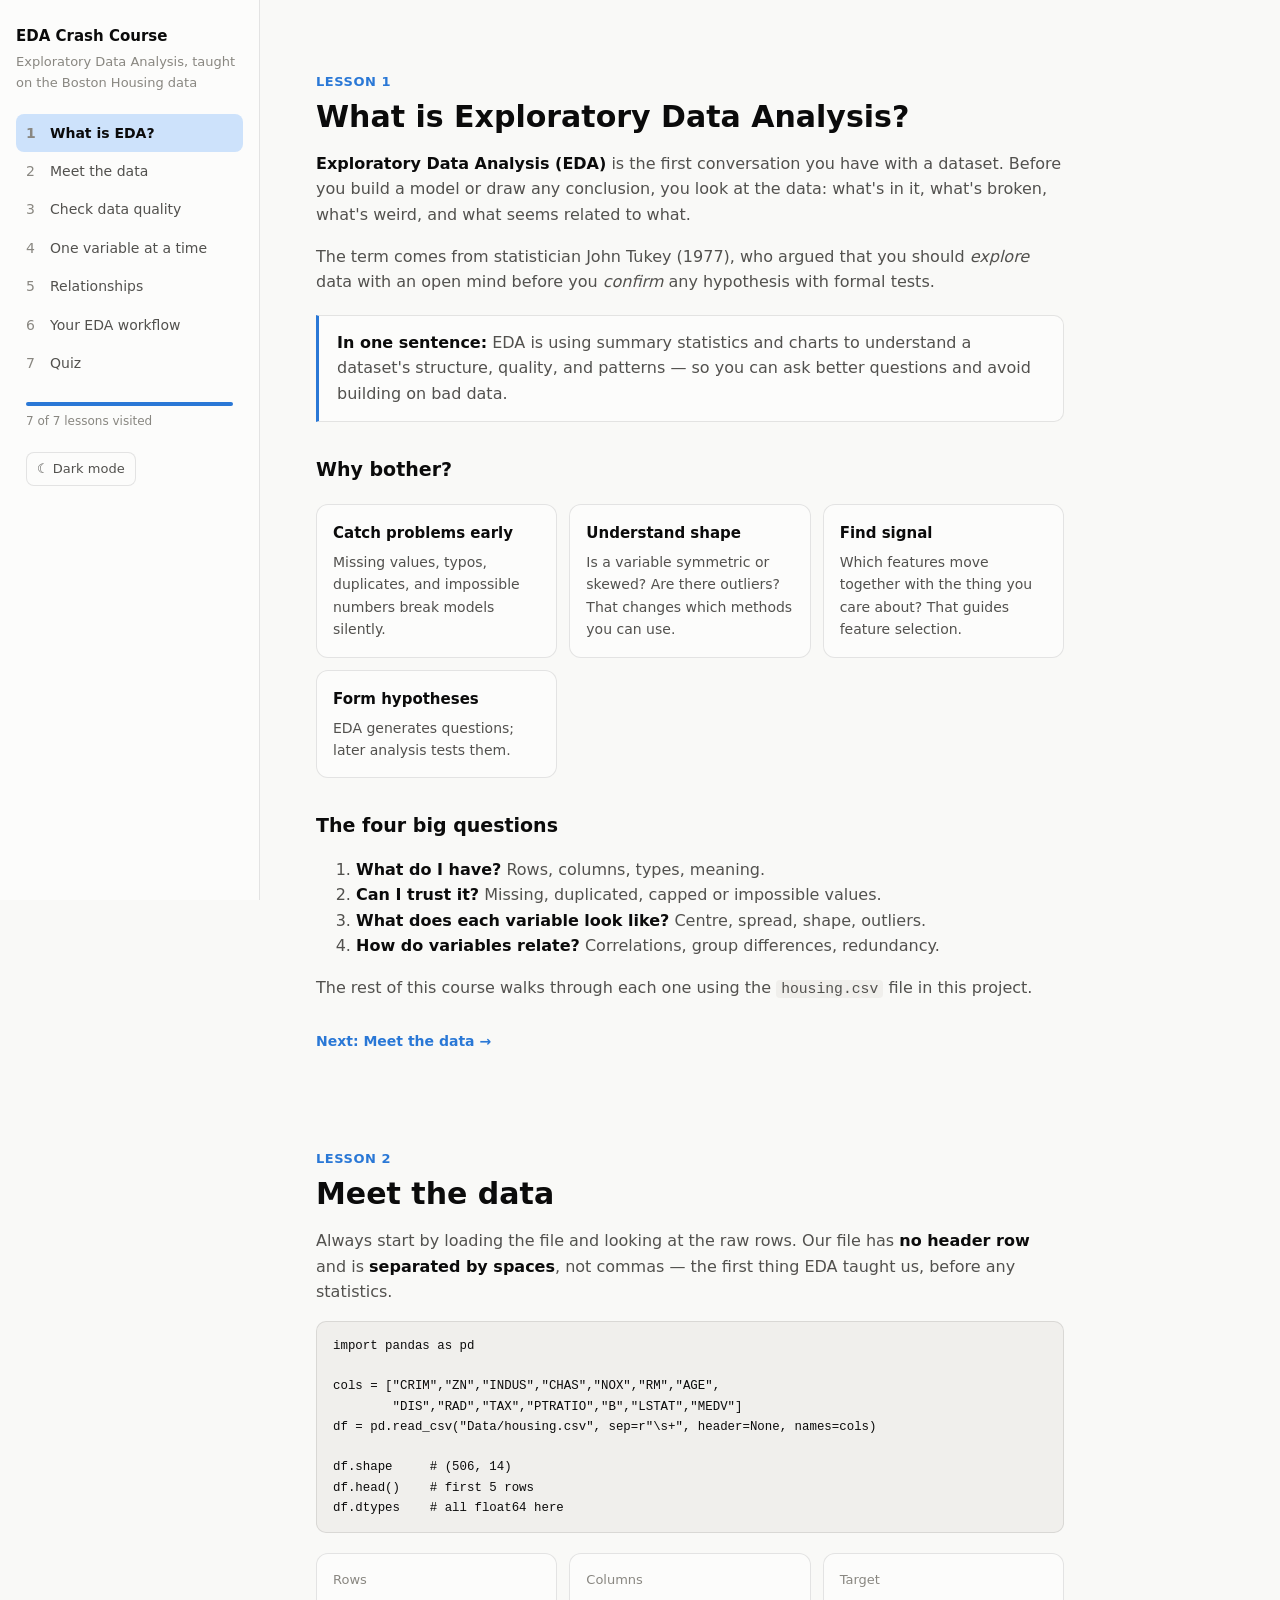
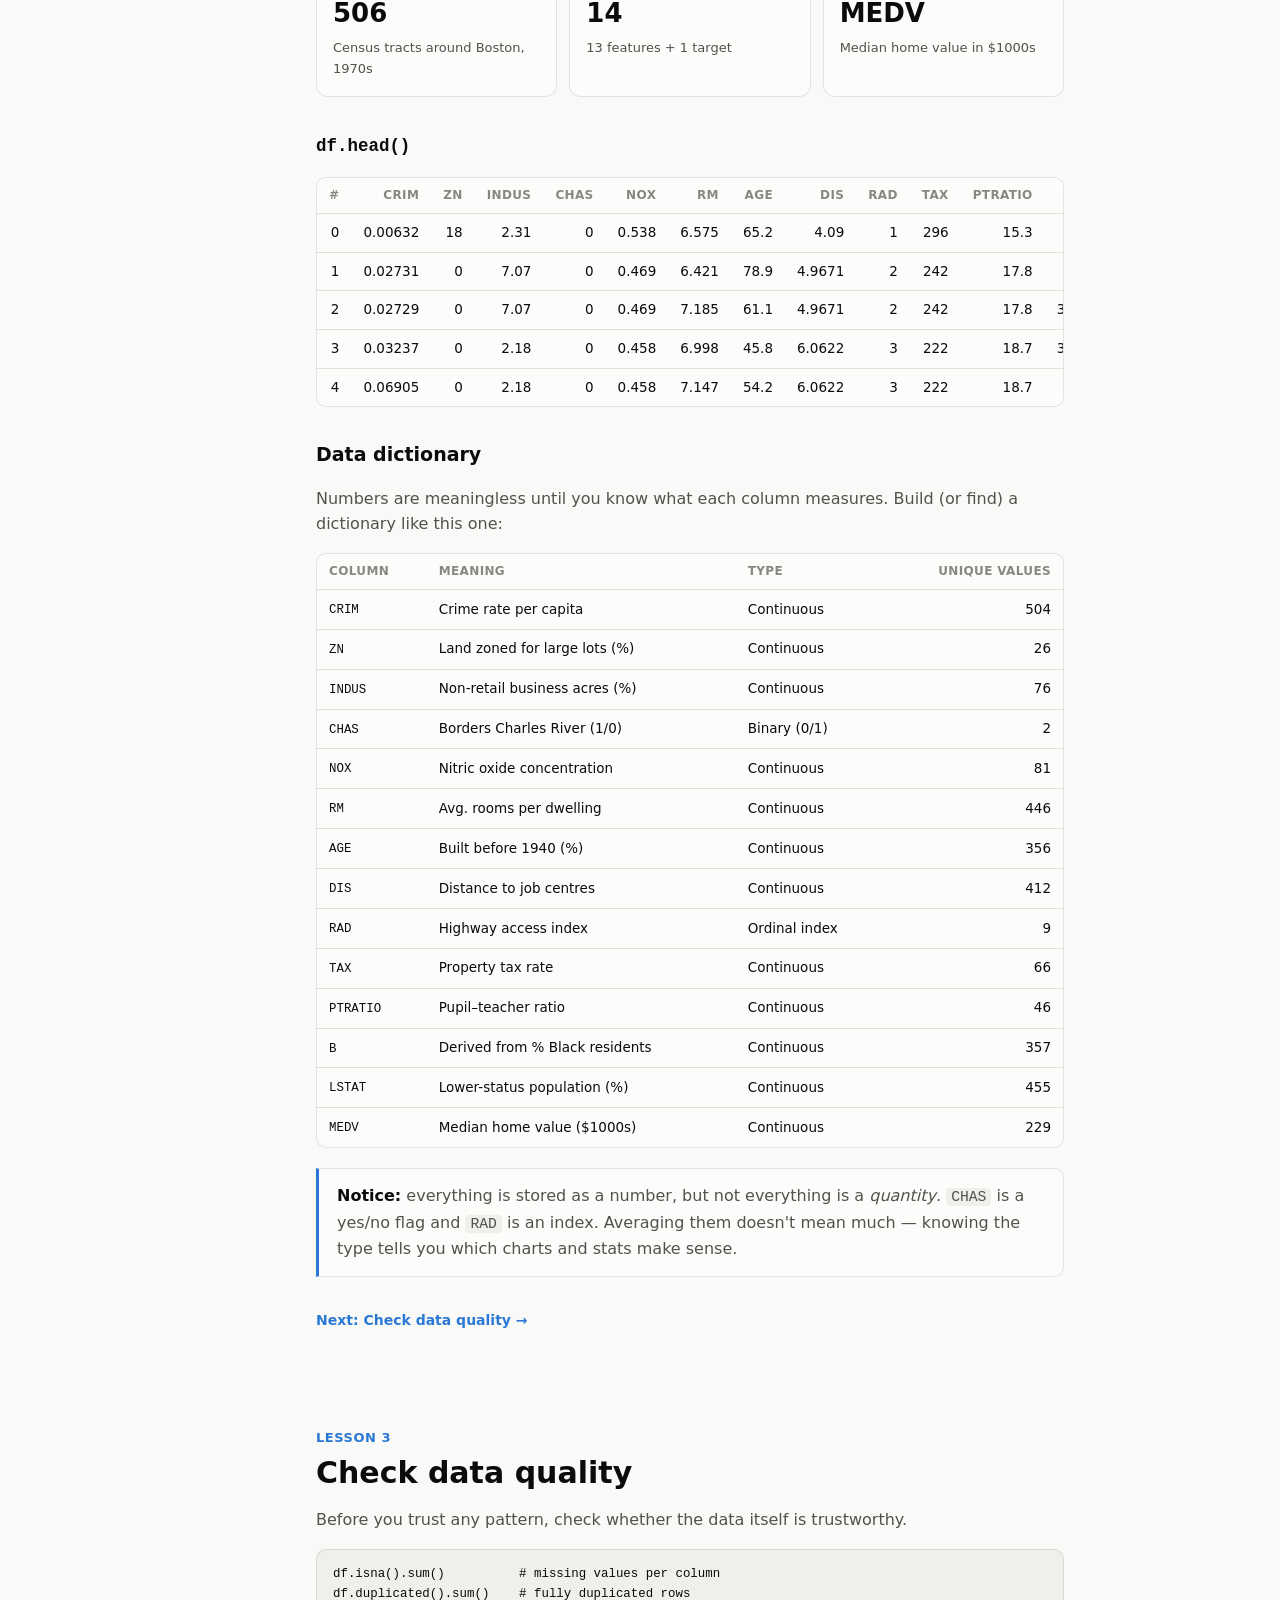
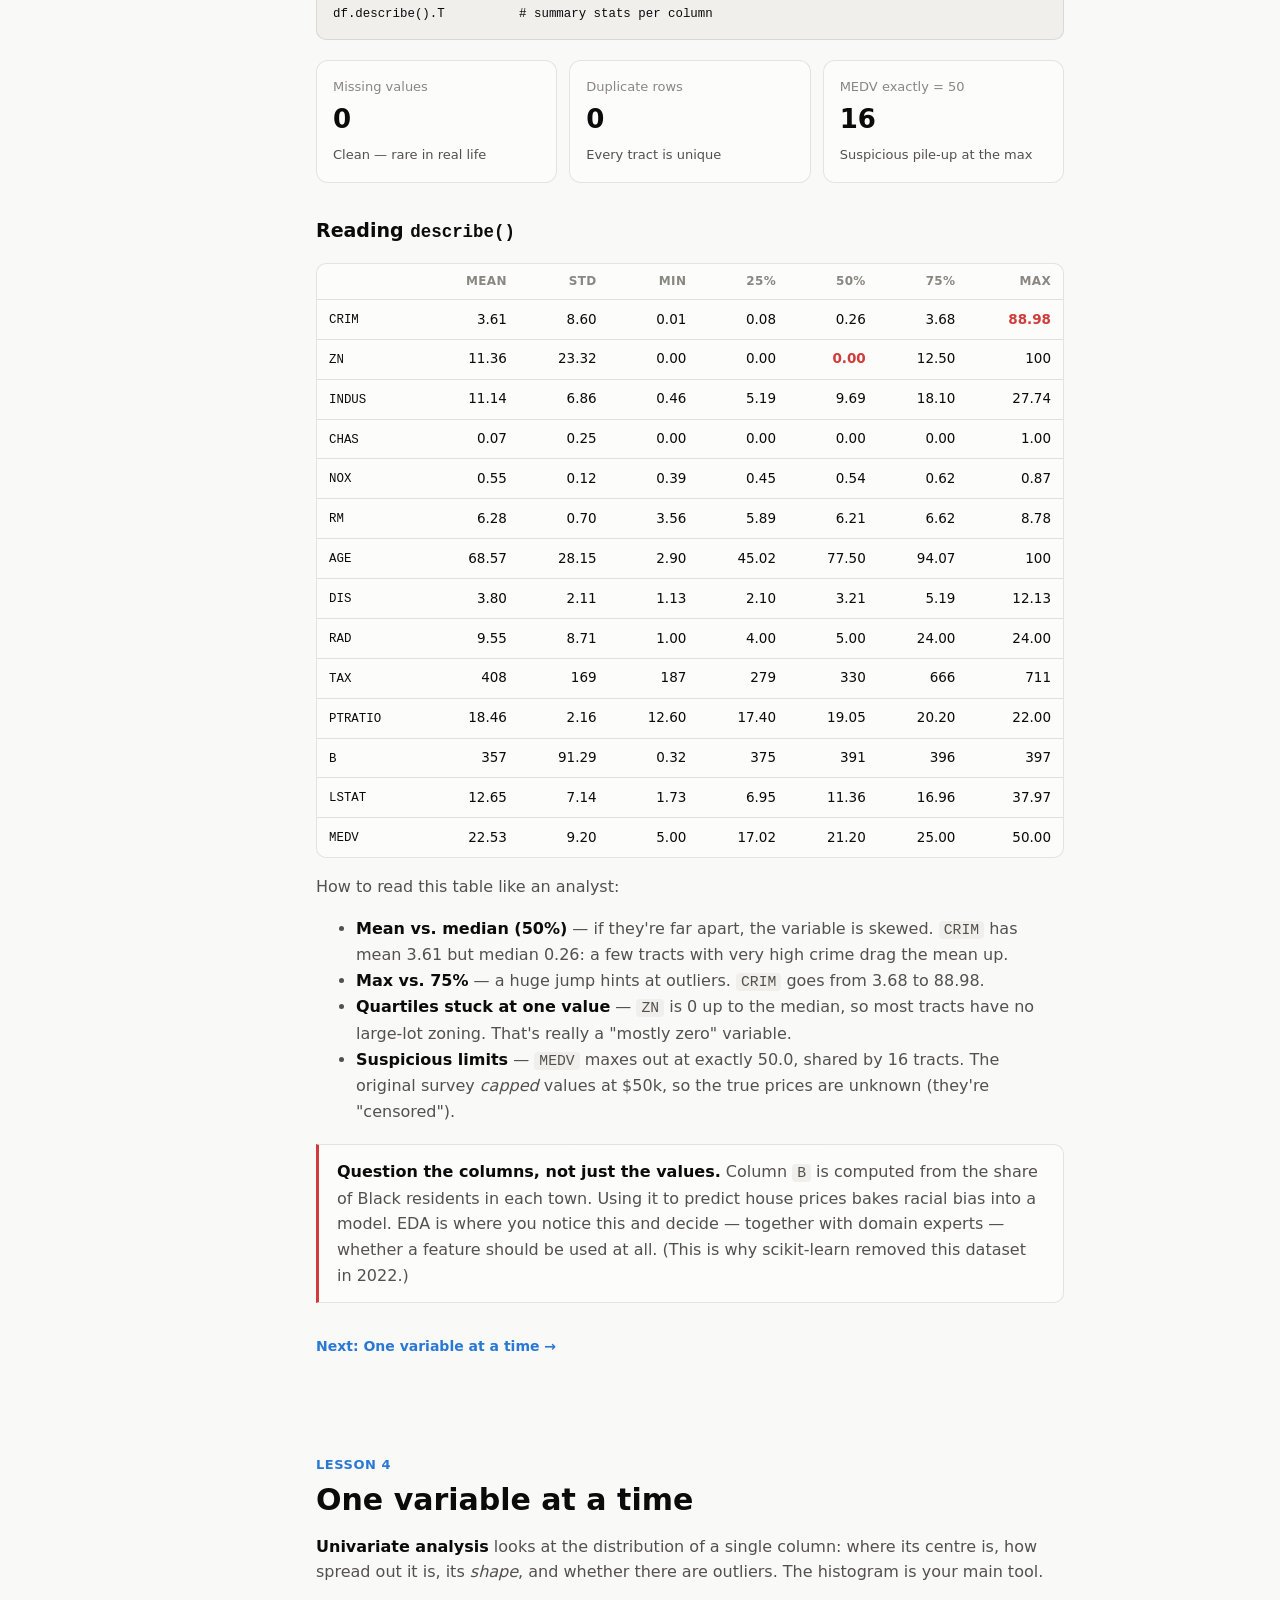
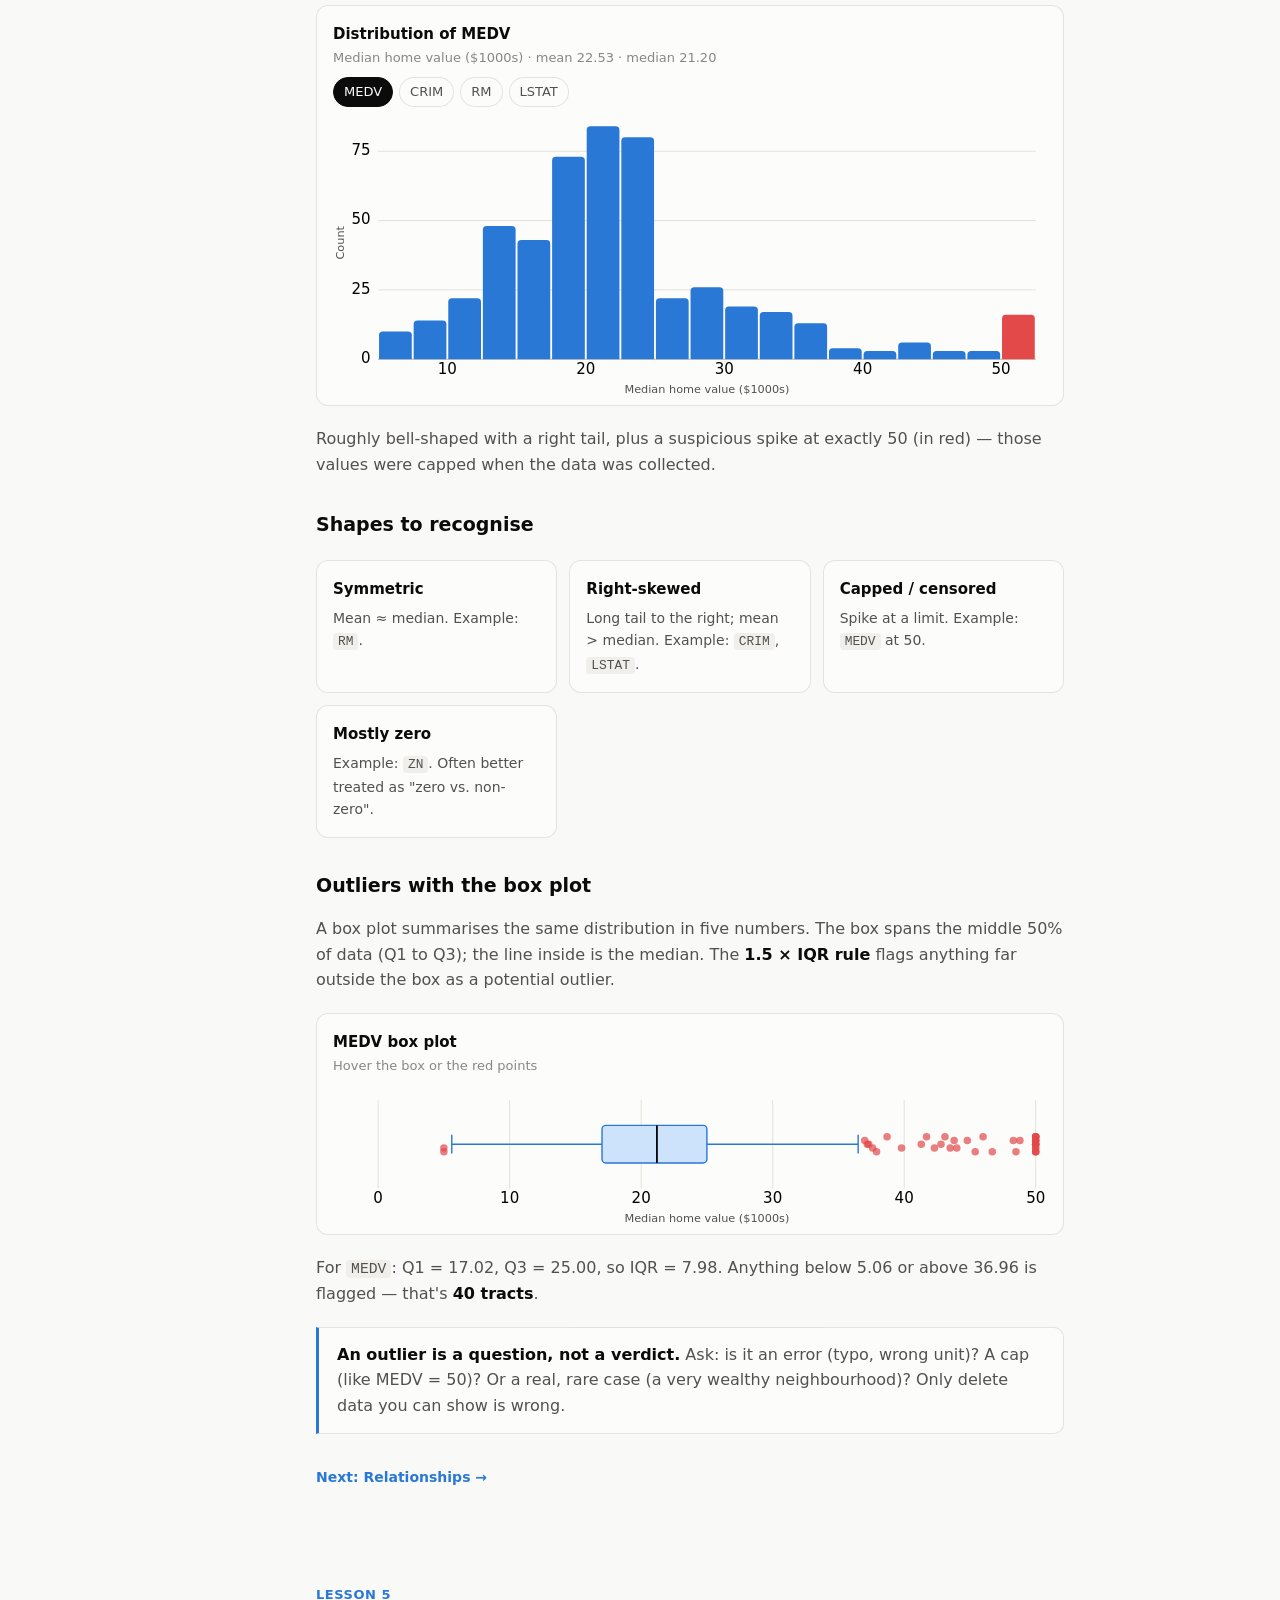
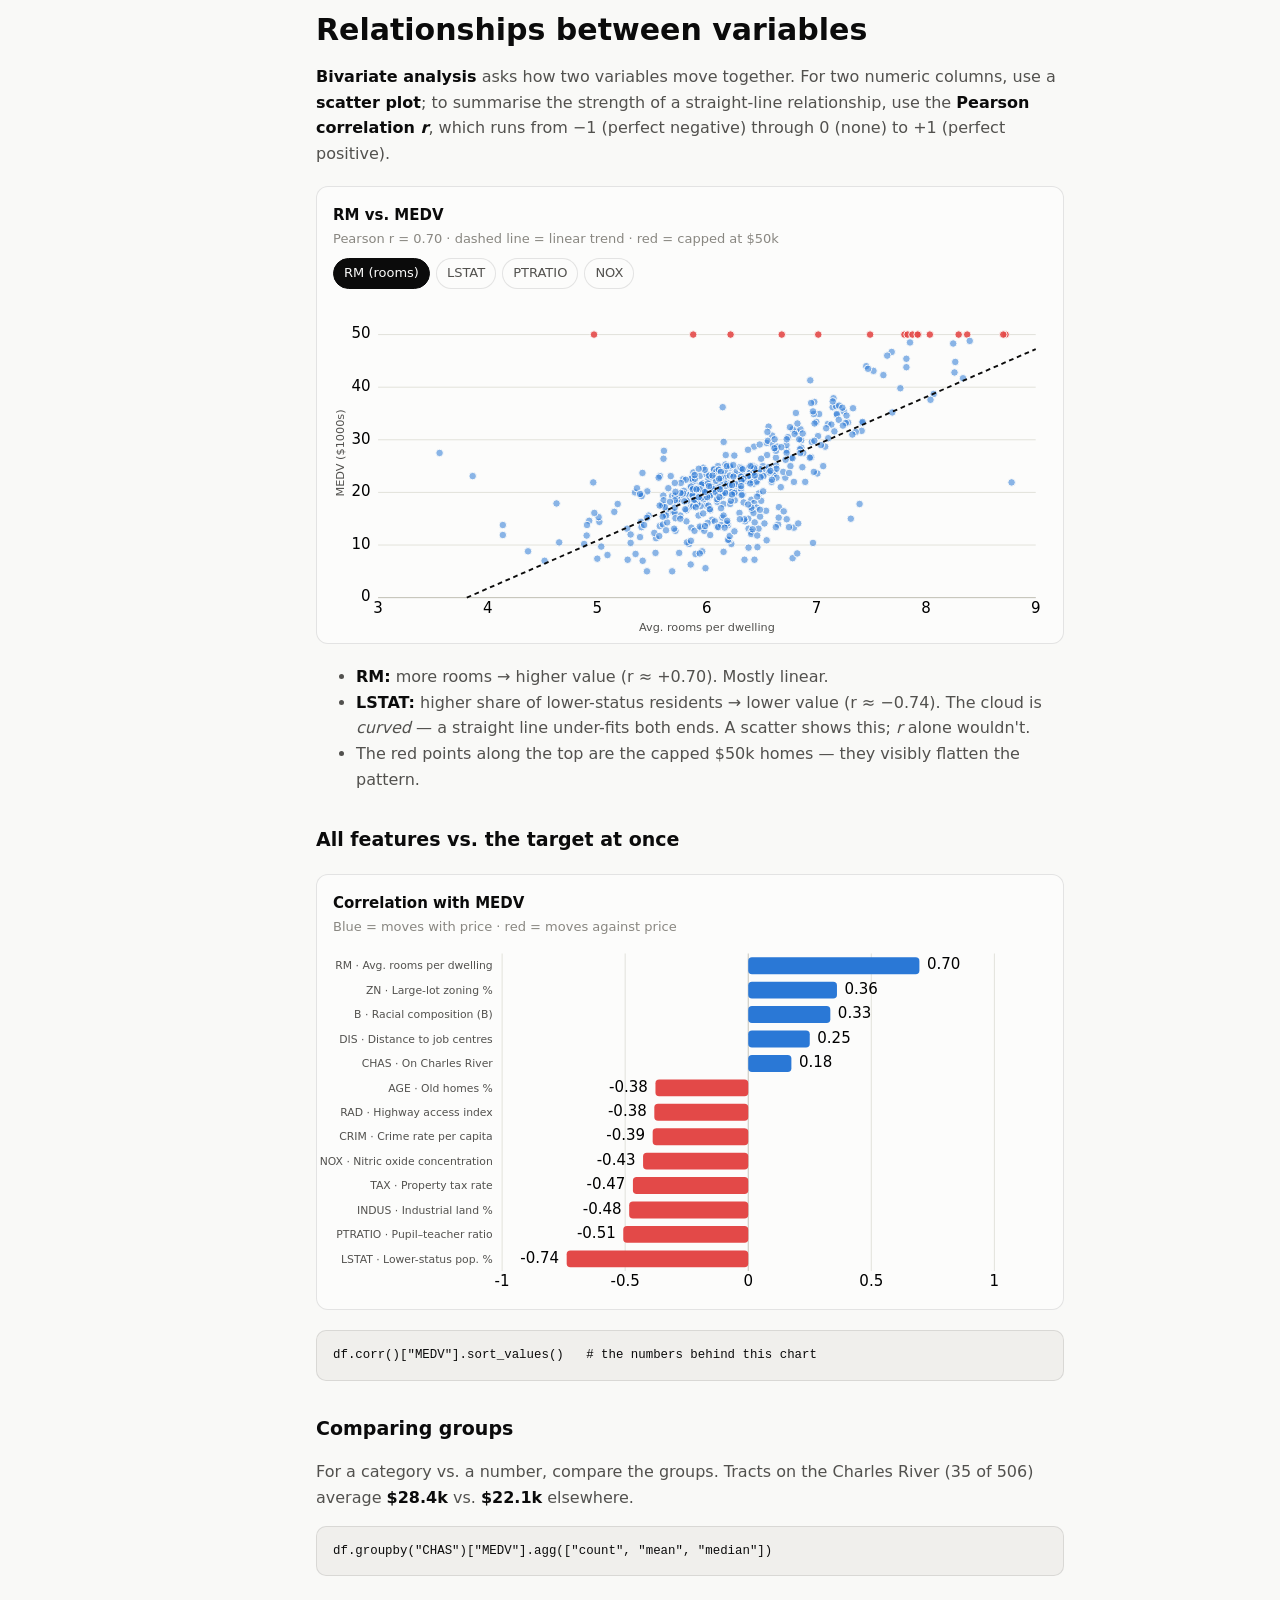
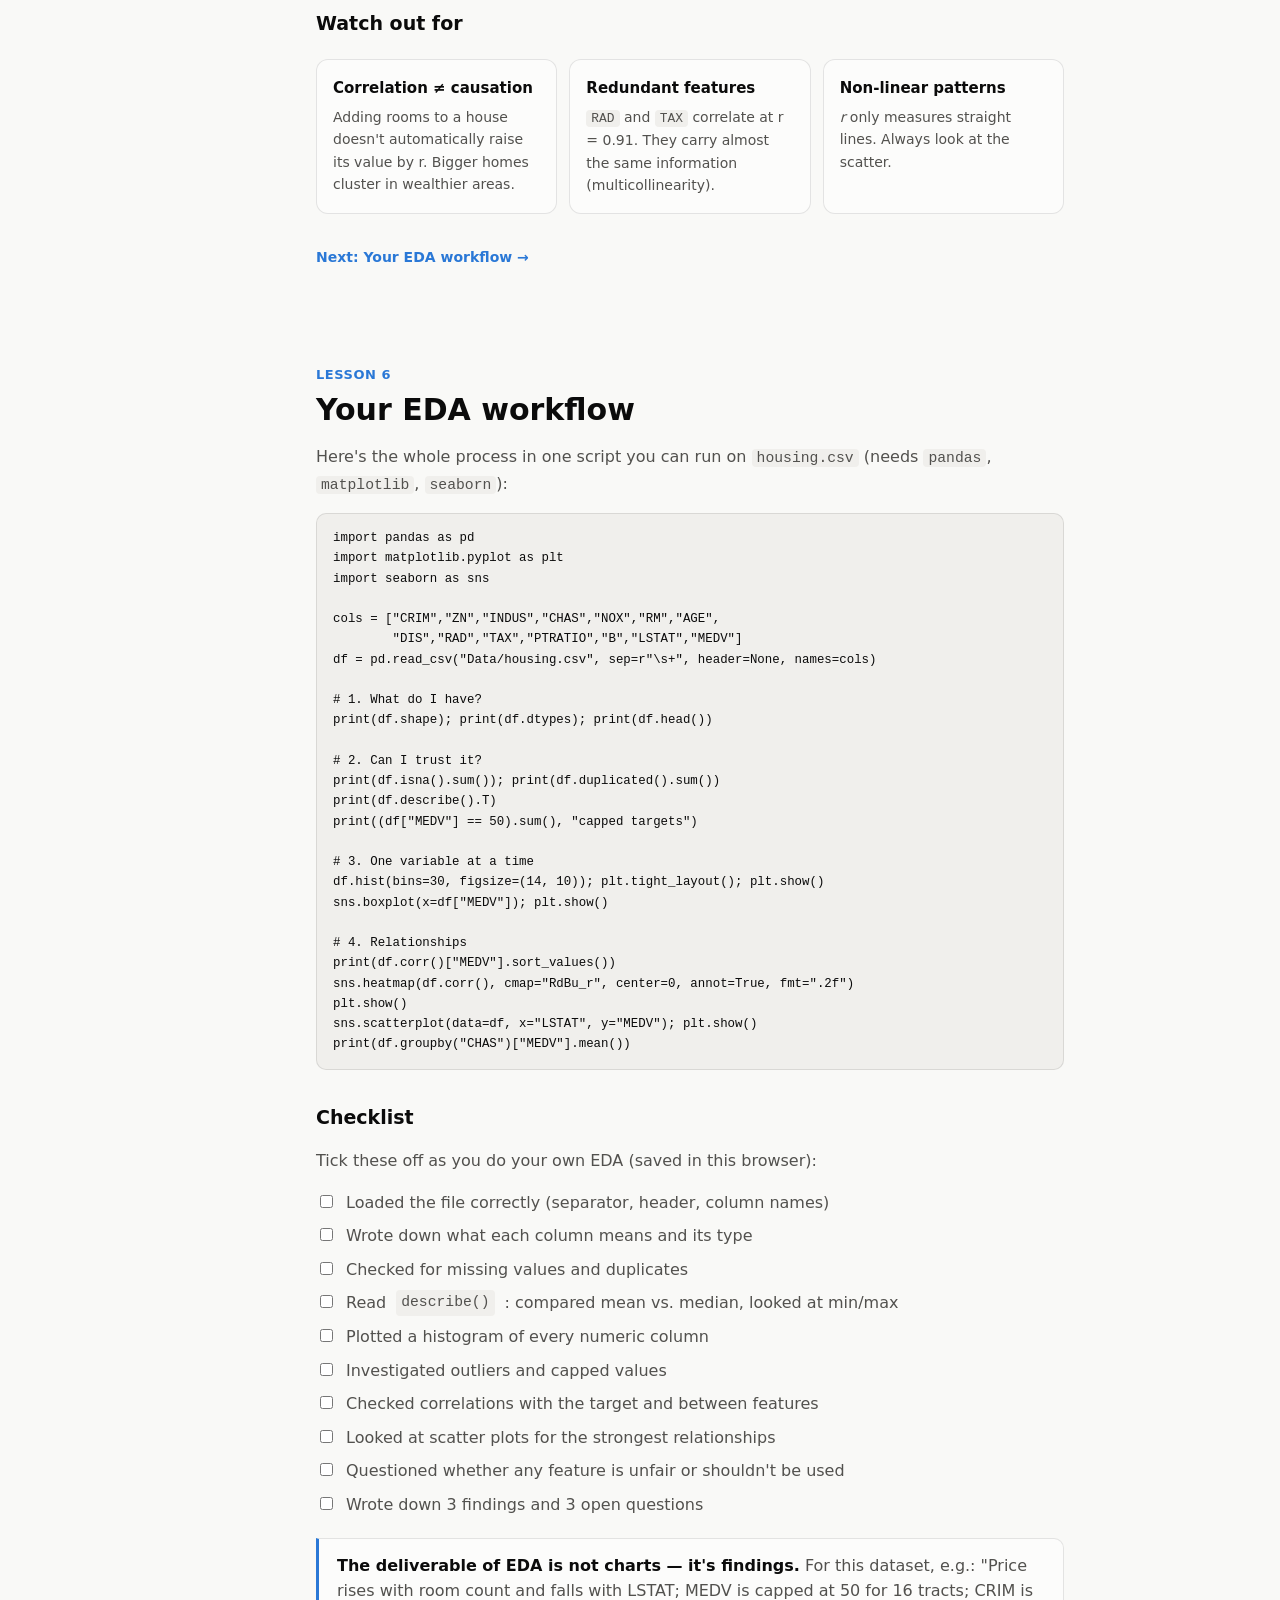
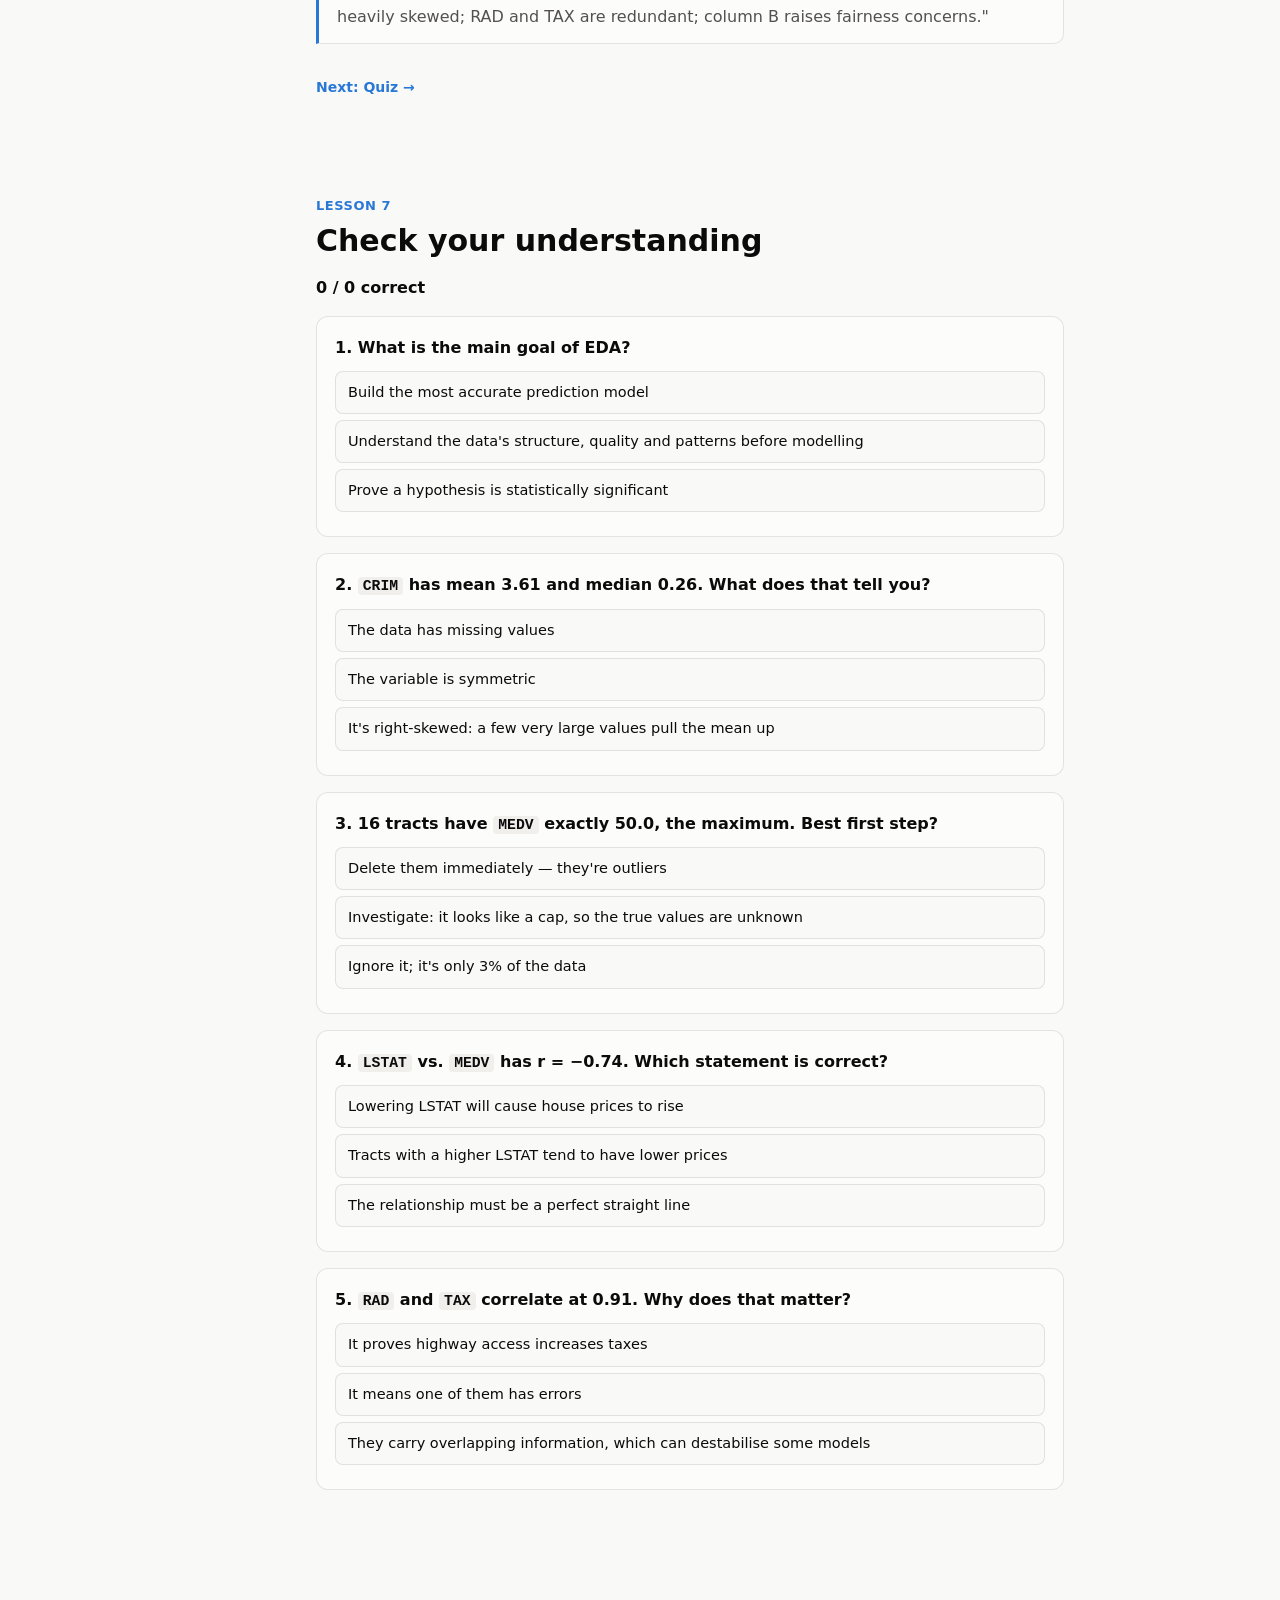
<file: course/index.html>
<!doctype html>
<html lang="en">
<head>
  <meta charset="utf-8">
  <meta name="viewport" content="width=device-width, initial-scale=1">
  <title>EDA Crash Course</title>
  <link rel="stylesheet" href="css/style.css">
</head>
<body>
<div class="layout">
  <nav class="sidebar" aria-label="Lessons">
    <h1>EDA Crash Course</h1>
    <p class="sub">Exploratory Data Analysis, taught on the Boston Housing data</p>
    <ol class="toc">
      <li><a href="#what">What is EDA?</a></li>
      <li><a href="#meet">Meet the data</a></li>
      <li><a href="#quality">Check data quality</a></li>
      <li><a href="#univariate">One variable at a time</a></li>
      <li><a href="#bivariate">Relationships</a></li>
      <li><a href="#workflow">Your EDA workflow</a></li>
      <li><a href="#quiz">Quiz</a></li>
    </ol>
    <div class="progress"><div></div></div>
    <p class="progress-label">0 of 7 lessons visited</p>
    <button class="theme-btn" type="button">☾ Dark mode</button>
  </nav>

  <main>
    <!-- 1 ----------------------------------------------------------------->
    <section class="lesson" id="what">
      <p class="eyebrow">Lesson 1</p>
      <h2>What is Exploratory Data Analysis?</h2>
      <p><strong>Exploratory Data Analysis (EDA)</strong> is the first conversation you have with a dataset. Before you build a model or draw any conclusion, you look at the data: what's in it, what's broken, what's weird, and what seems related to what.</p>
      <p>The term comes from statistician John Tukey (1977), who argued that you should <em>explore</em> data with an open mind before you <em>confirm</em> any hypothesis with formal tests.</p>

      <div class="callout"><p><strong>In one sentence:</strong> EDA is using summary statistics and charts to understand a dataset's structure, quality, and patterns — so you can ask better questions and avoid building on bad data.</p></div>

      <h3>Why bother?</h3>
      <div class="cards">
        <div class="card"><h4>Catch problems early</h4><p>Missing values, typos, duplicates, and impossible numbers break models silently.</p></div>
        <div class="card"><h4>Understand shape</h4><p>Is a variable symmetric or skewed? Are there outliers? That changes which methods you can use.</p></div>
        <div class="card"><h4>Find signal</h4><p>Which features move together with the thing you care about? That guides feature selection.</p></div>
        <div class="card"><h4>Form hypotheses</h4><p>EDA generates questions; later analysis tests them.</p></div>
      </div>

      <h3>The four big questions</h3>
      <ol>
        <li><strong>What do I have?</strong> Rows, columns, types, meaning.</li>
        <li><strong>Can I trust it?</strong> Missing, duplicated, capped or impossible values.</li>
        <li><strong>What does each variable look like?</strong> Centre, spread, shape, outliers.</li>
        <li><strong>How do variables relate?</strong> Correlations, group differences, redundancy.</li>
      </ol>
      <p>The rest of this course walks through each one using the <code>housing.csv</code> file in this project.</p>
      <a class="next" href="#meet">Next: Meet the data →</a>
    </section>

    <!-- 2 ----------------------------------------------------------------->
    <section class="lesson" id="meet">
      <p class="eyebrow">Lesson 2</p>
      <h2>Meet the data</h2>
      <p>Always start by loading the file and looking at the raw rows. Our file has <strong>no header row</strong> and is <strong>separated by spaces</strong>, not commas — the first thing EDA taught us, before any statistics.</p>
<pre><code>import pandas as pd

cols = ["CRIM","ZN","INDUS","CHAS","NOX","RM","AGE",
        "DIS","RAD","TAX","PTRATIO","B","LSTAT","MEDV"]
df = pd.read_csv("Data/housing.csv", sep=r"\s+", header=None, names=cols)

df.shape     # (506, 14)
df.head()    # first 5 rows
df.dtypes    # all float64 here
</code></pre>

      <div class="cards">
        <div class="card"><p class="k">Rows</p><p class="v">506</p><p class="d">Census tracts around Boston, 1970s</p></div>
        <div class="card"><p class="k">Columns</p><p class="v">14</p><p class="d">13 features + 1 target</p></div>
        <div class="card"><p class="k">Target</p><p class="v">MEDV</p><p class="d">Median home value in $1000s</p></div>
      </div>

      <h3><code>df.head()</code></h3>
      <div class="table-wrap"><table id="head-table"></table></div>

      <h3>Data dictionary</h3>
      <p>Numbers are meaningless until you know what each column measures. Build (or find) a dictionary like this one:</p>
      <div class="table-wrap"><table id="dict-table"></table></div>
      <div class="callout"><p><strong>Notice:</strong> everything is stored as a number, but not everything is a <em>quantity</em>. <code>CHAS</code> is a yes/no flag and <code>RAD</code> is an index. Averaging them doesn't mean much — knowing the type tells you which charts and stats make sense.</p></div>
      <a class="next" href="#quality">Next: Check data quality →</a>
    </section>

    <!-- 3 ----------------------------------------------------------------->
    <section class="lesson" id="quality">
      <p class="eyebrow">Lesson 3</p>
      <h2>Check data quality</h2>
      <p>Before you trust any pattern, check whether the data itself is trustworthy.</p>
<pre><code>df.isna().sum()          # missing values per column
df.duplicated().sum()    # fully duplicated rows
df.describe().T          # summary stats per column
</code></pre>
      <div class="cards">
        <div class="card"><p class="k">Missing values</p><p class="v" id="missing-count">–</p><p class="d">Clean — rare in real life</p></div>
        <div class="card"><p class="k">Duplicate rows</p><p class="v" id="dupe-count">–</p><p class="d">Every tract is unique</p></div>
        <div class="card"><p class="k">MEDV exactly = 50</p><p class="v" id="capped-count">–</p><p class="d">Suspicious pile-up at the max</p></div>
      </div>

      <h3>Reading <code>describe()</code></h3>
      <div class="table-wrap"><table id="describe-table"></table></div>
      <p>How to read this table like an analyst:</p>
      <ul>
        <li><strong>Mean vs. median (50%)</strong> — if they're far apart, the variable is skewed. <code>CRIM</code> has mean 3.61 but median 0.26: a few tracts with very high crime drag the mean up.</li>
        <li><strong>Max vs. 75%</strong> — a huge jump hints at outliers. <code>CRIM</code> goes from 3.68 to 88.98.</li>
        <li><strong>Quartiles stuck at one value</strong> — <code>ZN</code> is 0 up to the median, so most tracts have no large-lot zoning. That's really a "mostly zero" variable.</li>
        <li><strong>Suspicious limits</strong> — <code>MEDV</code> maxes out at exactly 50.0, shared by 16 tracts. The original survey <em>capped</em> values at $50k, so the true prices are unknown (they're "censored").</li>
      </ul>

      <div class="callout warn"><p><strong>Question the columns, not just the values.</strong> Column <code>B</code> is computed from the share of Black residents in each town. Using it to predict house prices bakes racial bias into a model. EDA is where you notice this and decide — together with domain experts — whether a feature should be used at all. (This is why scikit-learn removed this dataset in 2022.)</p></div>
      <a class="next" href="#univariate">Next: One variable at a time →</a>
    </section>

    <!-- 4 ----------------------------------------------------------------->
    <section class="lesson" id="univariate">
      <p class="eyebrow">Lesson 4</p>
      <h2>One variable at a time</h2>
      <p><strong>Univariate analysis</strong> looks at the distribution of a single column: where its centre is, how spread out it is, its <em>shape</em>, and whether there are outliers. The histogram is your main tool.</p>

      <div class="figure" id="fig-hist">
        <p class="figure-title">Distribution</p>
        <p class="figure-sub"></p>
        <div class="controls" role="group" aria-label="Choose column">
          <button class="chip" data-col="MEDV">MEDV</button>
          <button class="chip" data-col="CRIM">CRIM</button>
          <button class="chip" data-col="RM">RM</button>
          <button class="chip" data-col="LSTAT">LSTAT</button>
        </div>
        <svg role="img" aria-label="Histogram"></svg>
      </div>
      <p id="hist-note"></p>

      <h3>Shapes to recognise</h3>
      <div class="cards">
        <div class="card"><h4>Symmetric</h4><p>Mean ≈ median. Example: <code>RM</code>.</p></div>
        <div class="card"><h4>Right-skewed</h4><p>Long tail to the right; mean &gt; median. Example: <code>CRIM</code>, <code>LSTAT</code>.</p></div>
        <div class="card"><h4>Capped / censored</h4><p>Spike at a limit. Example: <code>MEDV</code> at 50.</p></div>
        <div class="card"><h4>Mostly zero</h4><p>Example: <code>ZN</code>. Often better treated as "zero vs. non-zero".</p></div>
      </div>

      <h3>Outliers with the box plot</h3>
      <p>A box plot summarises the same distribution in five numbers. The box spans the middle 50% of data (Q1 to Q3); the line inside is the median. The <strong>1.5 × IQR rule</strong> flags anything far outside the box as a potential outlier.</p>
      <div class="figure" id="fig-box">
        <p class="figure-title">MEDV box plot</p>
        <p class="figure-sub">Hover the box or the red points</p>
        <svg role="img" aria-label="Box plot of MEDV"></svg>
      </div>
      <p>For <code>MEDV</code>: Q1 = <span id="box-q1"></span>, Q3 = <span id="box-q3"></span>, so IQR = <span id="box-iqr"></span>. Anything below <span id="box-lo"></span> or above <span id="box-hi"></span> is flagged — that's <strong><span id="box-n"></span> tracts</strong>.</p>
      <div class="callout"><p><strong>An outlier is a question, not a verdict.</strong> Ask: is it an error (typo, wrong unit)? A cap (like MEDV = 50)? Or a real, rare case (a very wealthy neighbourhood)? Only delete data you can show is wrong.</p></div>
      <a class="next" href="#bivariate">Next: Relationships →</a>
    </section>

    <!-- 5 ----------------------------------------------------------------->
    <section class="lesson" id="bivariate">
      <p class="eyebrow">Lesson 5</p>
      <h2>Relationships between variables</h2>
      <p><strong>Bivariate analysis</strong> asks how two variables move together. For two numeric columns, use a <strong>scatter plot</strong>; to summarise the strength of a straight-line relationship, use the <strong>Pearson correlation <em>r</em></strong>, which runs from −1 (perfect negative) through 0 (none) to +1 (perfect positive).</p>

      <div class="figure" id="fig-scatter">
        <p class="figure-title">Scatter</p>
        <p class="figure-sub"></p>
        <div class="controls" role="group" aria-label="Choose x variable">
          <button class="chip" data-col="RM">RM (rooms)</button>
          <button class="chip" data-col="LSTAT">LSTAT</button>
          <button class="chip" data-col="PTRATIO">PTRATIO</button>
          <button class="chip" data-col="NOX">NOX</button>
        </div>
        <svg role="img" aria-label="Scatter plot against MEDV"></svg>
      </div>
      <ul>
        <li><strong>RM:</strong> more rooms → higher value (r ≈ +0.70). Mostly linear.</li>
        <li><strong>LSTAT:</strong> higher share of lower-status residents → lower value (r ≈ −0.74). The cloud is <em>curved</em> — a straight line under-fits both ends. A scatter shows this; <em>r</em> alone wouldn't.</li>
        <li>The red points along the top are the capped $50k homes — they visibly flatten the pattern.</li>
      </ul>

      <h3>All features vs. the target at once</h3>
      <div class="figure" id="fig-corr">
        <p class="figure-title">Correlation with MEDV</p>
        <p class="figure-sub">Blue = moves with price · red = moves against price</p>
        <svg role="img" aria-label="Correlation of each feature with MEDV"></svg>
      </div>
<pre><code>df.corr()["MEDV"].sort_values()   # the numbers behind this chart
</code></pre>

      <h3>Comparing groups</h3>
      <p>For a category vs. a number, compare the groups. Tracts on the Charles River (<span id="river-n"></span> of 506) average <strong id="river-yes"></strong> vs. <strong id="river-no"></strong> elsewhere.</p>
<pre><code>df.groupby("CHAS")["MEDV"].agg(["count", "mean", "median"])
</code></pre>

      <h3>Watch out for</h3>
      <div class="cards">
        <div class="card"><h4>Correlation ≠ causation</h4><p>Adding rooms to a house doesn't automatically raise its value by r. Bigger homes cluster in wealthier areas.</p></div>
        <div class="card"><h4>Redundant features</h4><p><code>RAD</code> and <code>TAX</code> correlate at r = <span id="radtax"></span>. They carry almost the same information (multicollinearity).</p></div>
        <div class="card"><h4>Non-linear patterns</h4><p><em>r</em> only measures straight lines. Always look at the scatter.</p></div>
      </div>
      <a class="next" href="#workflow">Next: Your EDA workflow →</a>
    </section>

    <!-- 6 ----------------------------------------------------------------->
    <section class="lesson" id="workflow">
      <p class="eyebrow">Lesson 6</p>
      <h2>Your EDA workflow</h2>
      <p>Here's the whole process in one script you can run on <code>housing.csv</code> (needs <code>pandas</code>, <code>matplotlib</code>, <code>seaborn</code>):</p>
<pre><code>import pandas as pd
import matplotlib.pyplot as plt
import seaborn as sns

cols = ["CRIM","ZN","INDUS","CHAS","NOX","RM","AGE",
        "DIS","RAD","TAX","PTRATIO","B","LSTAT","MEDV"]
df = pd.read_csv("Data/housing.csv", sep=r"\s+", header=None, names=cols)

# 1. What do I have?
print(df.shape); print(df.dtypes); print(df.head())

# 2. Can I trust it?
print(df.isna().sum()); print(df.duplicated().sum())
print(df.describe().T)
print((df["MEDV"] == 50).sum(), "capped targets")

# 3. One variable at a time
df.hist(bins=30, figsize=(14, 10)); plt.tight_layout(); plt.show()
sns.boxplot(x=df["MEDV"]); plt.show()

# 4. Relationships
print(df.corr()["MEDV"].sort_values())
sns.heatmap(df.corr(), cmap="RdBu_r", center=0, annot=True, fmt=".2f")
plt.show()
sns.scatterplot(data=df, x="LSTAT", y="MEDV"); plt.show()
print(df.groupby("CHAS")["MEDV"].mean())
</code></pre>

      <h3>Checklist</h3>
      <p>Tick these off as you do your own EDA (saved in this browser):</p>
      <ul class="checklist">
        <li><label><input type="checkbox"> Loaded the file correctly (separator, header, column names)</label></li>
        <li><label><input type="checkbox"> Wrote down what each column means and its type</label></li>
        <li><label><input type="checkbox"> Checked for missing values and duplicates</label></li>
        <li><label><input type="checkbox"> Read <code>describe()</code>: compared mean vs. median, looked at min/max</label></li>
        <li><label><input type="checkbox"> Plotted a histogram of every numeric column</label></li>
        <li><label><input type="checkbox"> Investigated outliers and capped values</label></li>
        <li><label><input type="checkbox"> Checked correlations with the target and between features</label></li>
        <li><label><input type="checkbox"> Looked at scatter plots for the strongest relationships</label></li>
        <li><label><input type="checkbox"> Questioned whether any feature is unfair or shouldn't be used</label></li>
        <li><label><input type="checkbox"> Wrote down 3 findings and 3 open questions</label></li>
      </ul>
      <div class="callout"><p><strong>The deliverable of EDA is not charts — it's findings.</strong> For this dataset, e.g.: "Price rises with room count and falls with LSTAT; MEDV is capped at 50 for 16 tracts; CRIM is heavily skewed; RAD and TAX are redundant; column B raises fairness concerns."</p></div>
      <a class="next" href="#quiz">Next: Quiz →</a>
    </section>

    <!-- 7 ----------------------------------------------------------------->
    <section class="lesson" id="quiz">
      <p class="eyebrow">Lesson 7</p>
      <h2>Check your understanding</h2>
      <p class="score" id="quiz-score">0 / 0 correct</p>

      <div class="quiz">
        <p class="q">1. What is the main goal of EDA?</p>
        <button class="opt">Build the most accurate prediction model</button>
        <button class="opt" data-correct>Understand the data's structure, quality and patterns before modelling</button>
        <button class="opt">Prove a hypothesis is statistically significant</button>
        <p class="why">EDA is about understanding and generating questions. Confirming hypotheses and building models come afterwards.</p>
      </div>

      <div class="quiz">
        <p class="q">2. <code>CRIM</code> has mean 3.61 and median 0.26. What does that tell you?</p>
        <button class="opt">The data has missing values</button>
        <button class="opt">The variable is symmetric</button>
        <button class="opt" data-correct>It's right-skewed: a few very large values pull the mean up</button>
        <p class="why">When the mean is much larger than the median, a long right tail of big values is inflating the mean.</p>
      </div>

      <div class="quiz">
        <p class="q">3. 16 tracts have <code>MEDV</code> exactly 50.0, the maximum. Best first step?</p>
        <button class="opt">Delete them immediately — they're outliers</button>
        <button class="opt" data-correct>Investigate: it looks like a cap, so the true values are unknown</button>
        <button class="opt">Ignore it; it's only 3% of the data</button>
        <p class="why">A pile-up at a round maximum usually means censoring. Decide deliberately how to handle it (flag, drop, or use a method that handles censored data) — and document why.</p>
      </div>

      <div class="quiz">
        <p class="q">4. <code>LSTAT</code> vs. <code>MEDV</code> has r = −0.74. Which statement is correct?</p>
        <button class="opt">Lowering LSTAT will cause house prices to rise</button>
        <button class="opt" data-correct>Tracts with a higher LSTAT tend to have lower prices</button>
        <button class="opt">The relationship must be a perfect straight line</button>
        <p class="why">Correlation describes how variables move together, not cause and effect. And the scatter shows the relationship is actually curved.</p>
      </div>

      <div class="quiz">
        <p class="q">5. <code>RAD</code> and <code>TAX</code> correlate at 0.91. Why does that matter?</p>
        <button class="opt">It proves highway access increases taxes</button>
        <button class="opt">It means one of them has errors</button>
        <button class="opt" data-correct>They carry overlapping information, which can destabilise some models</button>
        <p class="why">Highly correlated features are redundant (multicollinearity). Linear models' coefficients become unstable; you might keep one or combine them.</p>
      </div>
    </section>
  </main>
</div>

<script src="js/data.js"></script>
<script src="js/charts.js"></script>
<script src="js/app.js"></script>
</body>
</html>
</file>
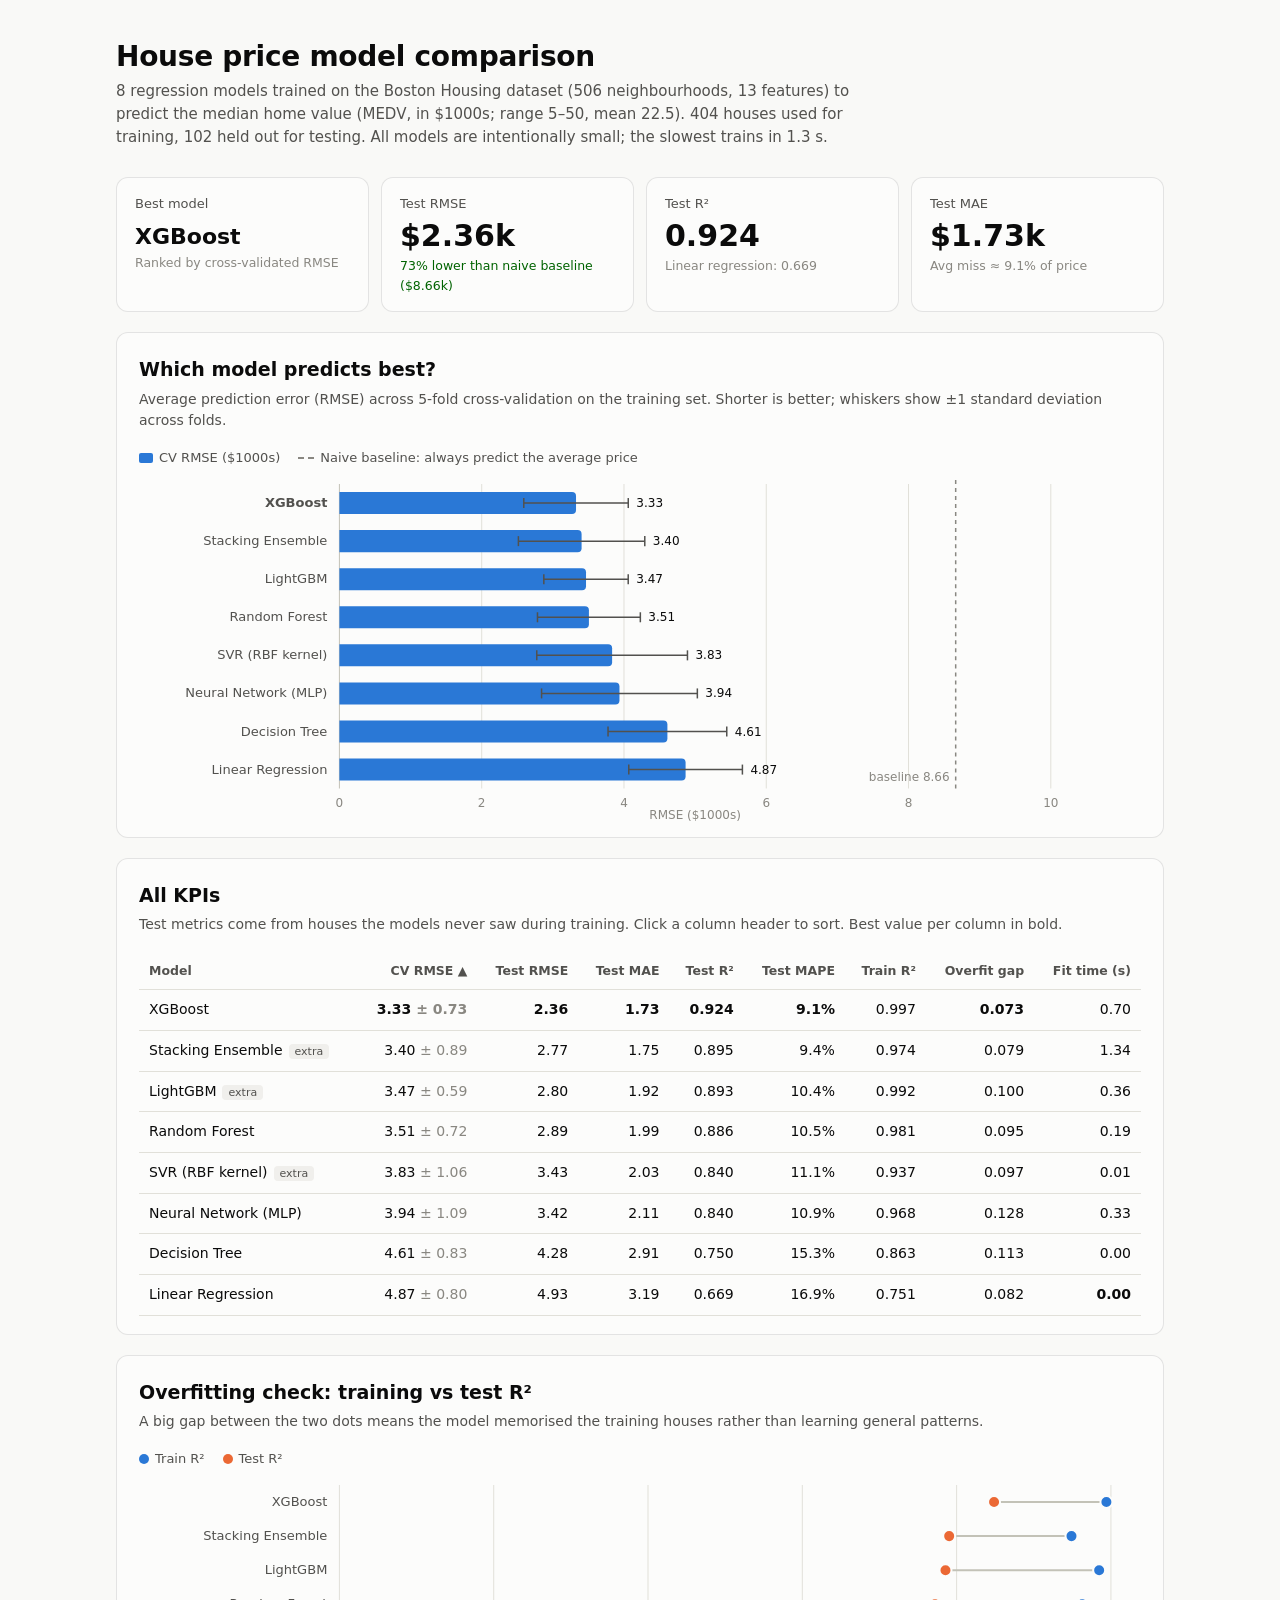
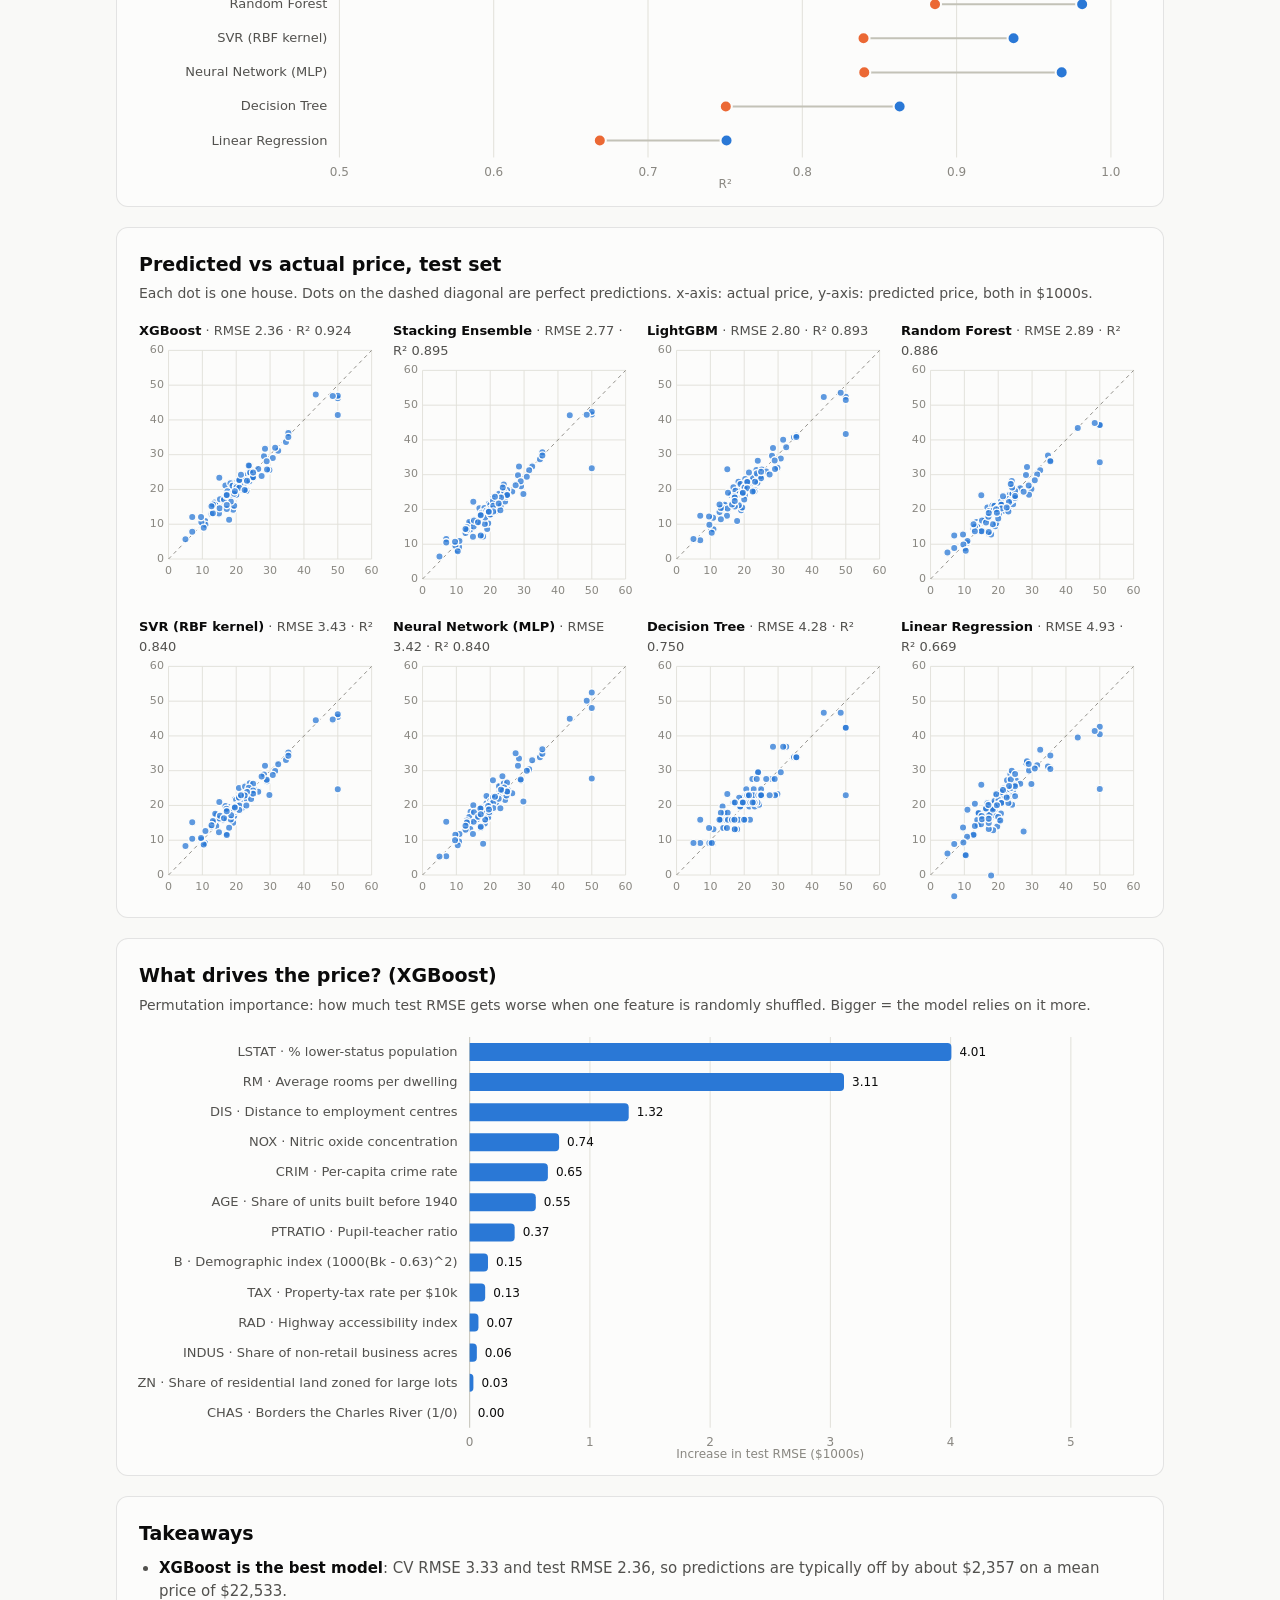
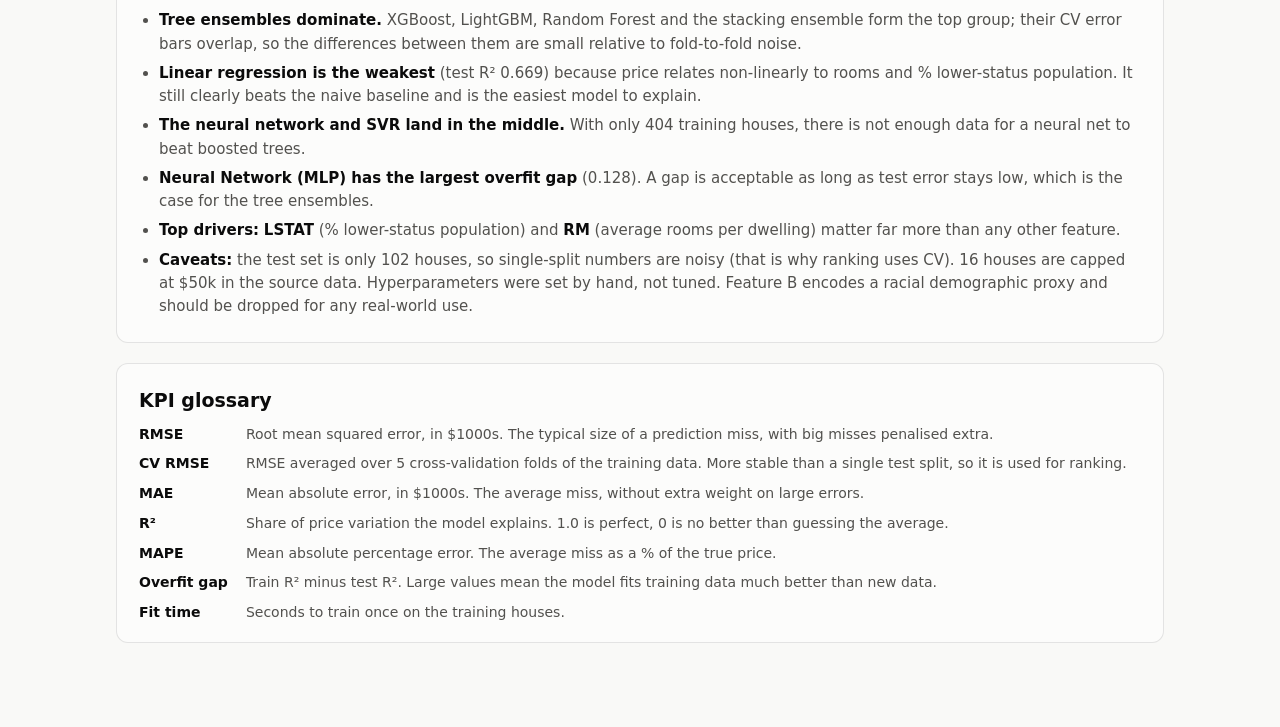
<file: model_report.html>
<!doctype html>
<html lang="en">
<head>
<meta charset="utf-8">
<meta name="viewport" content="width=device-width, initial-scale=1">
<title>House Price Models</title>
<style>
:root {
  color-scheme: light;
  --page: #f9f9f7;
  --surface: #fcfcfb;
  --ink: #0b0b0b;
  --ink-2: #52514e;
  --muted: #898781;
  --grid: #e1e0d9;
  --axis: #c3c2b7;
  --border: rgba(11,11,11,0.10);
  --s1: #2a78d6;
  --s2: #eb6834;
  --s1-wash: rgba(42,120,214,0.10);
  --good: #006300;
  --tag-bg: #f0efec;
}
@media (prefers-color-scheme: dark) {
  :root:where(:not([data-theme="light"])) {
    color-scheme: dark;
    --page: #0d0d0d; --surface: #1a1a19; --ink: #ffffff; --ink-2: #c3c2b7;
    --muted: #898781; --grid: #2c2c2a; --axis: #383835; --border: rgba(255,255,255,0.10);
    --s1: #3987e5; --s2: #d95926; --s1-wash: rgba(57,135,229,0.12); --good: #0ca30c; --tag-bg: #2c2c2a;
  }
}
:root[data-theme="dark"] {
  color-scheme: dark;
  --page: #0d0d0d; --surface: #1a1a19; --ink: #ffffff; --ink-2: #c3c2b7;
  --muted: #898781; --grid: #2c2c2a; --axis: #383835; --border: rgba(255,255,255,0.10);
  --s1: #3987e5; --s2: #d95926; --s1-wash: rgba(57,135,229,0.12); --good: #0ca30c; --tag-bg: #2c2c2a;
}
* { box-sizing: border-box; }
body {
  margin: 0; background: var(--page); color: var(--ink);
  font: 15px/1.55 system-ui, -apple-system, "Segoe UI", sans-serif;
}
main { max-width: 1080px; margin: 0 auto; padding: 40px 16px 64px; }
h1 { font-size: 28px; line-height: 1.2; margin: 0 0 6px; letter-spacing: -0.01em; }
h2 { font-size: 19px; margin: 0 0 4px; }
.lede { color: var(--ink-2); margin: 0 0 28px; max-width: 760px; }
.sub { color: var(--ink-2); margin: 0 0 16px; font-size: 14px; }
section.card {
  background: var(--surface); border: 1px solid var(--border); border-radius: 12px;
  padding: 22px 22px 18px; margin-bottom: 20px;
}
.tiles { display: grid; grid-template-columns: repeat(auto-fit, minmax(190px, 1fr)); gap: 12px; margin-bottom: 20px; }
.tile { background: var(--surface); border: 1px solid var(--border); border-radius: 12px; padding: 16px 18px; }
.tile .label { color: var(--ink-2); font-size: 13px; }
.tile .value { font-size: 30px; font-weight: 600; line-height: 1.2; margin-top: 4px; }
.tile .foot { color: var(--muted); font-size: 12.5px; margin-top: 2px; }
.tile .foot.good { color: var(--good); }
svg { display: block; width: 100%; height: auto; overflow: visible; }
svg text { fill: var(--muted); font-size: 12px; font-family: inherit; }
svg .lbl { fill: var(--ink-2); font-size: 13px; }
svg .val { fill: var(--ink); font-size: 12px; font-variant-numeric: tabular-nums; }
svg .grid { stroke: var(--grid); stroke-width: 1; }
svg .axis { stroke: var(--axis); stroke-width: 1; }
.legend { display: flex; gap: 18px; flex-wrap: wrap; font-size: 13px; color: var(--ink-2); margin: 0 0 8px; }
.legend i { display: inline-block; width: 10px; height: 10px; border-radius: 50%; margin-right: 6px; vertical-align: -1px; }
.legend i.bar { border-radius: 2px; width: 14px; }
.legend i.line { border-radius: 0; height: 0; width: 16px; border-top: 2px dashed var(--muted); vertical-align: 3px; }
.table-wrap { overflow-x: auto; }
table { width: 100%; border-collapse: collapse; font-size: 14px; font-variant-numeric: tabular-nums; }
th, td { padding: 9px 10px; text-align: right; border-bottom: 1px solid var(--grid); white-space: nowrap; }
th { color: var(--ink-2); font-weight: 600; font-size: 12.5px; cursor: pointer; user-select: none; }
th:hover { color: var(--ink); }
th:first-child, td:first-child { text-align: left; }
td.best { font-weight: 700; }
tbody tr:hover { background: var(--s1-wash); }
.tag { font-size: 11px; color: var(--ink-2); background: var(--tag-bg); border-radius: 4px; padding: 1px 6px; margin-left: 6px; }
.note { color: var(--muted); font-size: 12.5px; margin-top: 10px; }
.multiples { display: grid; grid-template-columns: repeat(auto-fill, minmax(230px, 1fr)); gap: 14px; }
.multiples figure { margin: 0; }
.multiples figcaption { font-size: 13px; color: var(--ink-2); margin-bottom: 2px; }
.multiples figcaption b { color: var(--ink); font-weight: 600; }
dl.glossary { display: grid; grid-template-columns: max-content 1fr; gap: 8px 18px; margin: 8px 0 0; font-size: 14px; }
dl.glossary dt { font-weight: 600; }
dl.glossary dd { margin: 0; color: var(--ink-2); }
ul.findings { margin: 8px 0 0; padding-left: 20px; color: var(--ink-2); }
ul.findings li { margin-bottom: 6px; }
ul.findings b { color: var(--ink); }
#tip {
  position: fixed; pointer-events: none; z-index: 10; opacity: 0; transition: opacity .1s;
  background: var(--surface); color: var(--ink); border: 1px solid var(--border);
  border-radius: 8px; padding: 8px 10px; font-size: 12.5px; line-height: 1.45;
  box-shadow: 0 4px 16px rgba(0,0,0,0.12); max-width: 260px;
}
#tip .t { font-weight: 600; margin-bottom: 2px; }
#tip .r { color: var(--ink-2); }
.hit { fill: transparent; cursor: default; }
@media (max-width: 600px) {
  h1 { font-size: 23px; }
  section.card { padding: 16px 14px; }
  dl.glossary { grid-template-columns: 1fr; gap: 2px; }
  dl.glossary dd { margin-bottom: 8px; }
}
</style>
</head>
<body>
<main>
  <h1>House price model comparison</h1>
  <p class="lede" id="lede"></p>

  <div class="tiles" id="tiles"></div>

  <section class="card">
    <h2>Which model predicts best?</h2>
    <p class="sub">Average prediction error (RMSE) across 5-fold cross-validation on the training set. Shorter is better; whiskers show ±1 standard deviation across folds.</p>
    <div class="legend"><span><i class="bar" style="background:var(--s1)"></i>CV RMSE ($1000s)</span><span><i class="line"></i>Naive baseline: always predict the average price</span></div>
    <div id="rank"></div>
  </section>

  <section class="card">
    <h2>All KPIs</h2>
    <p class="sub">Test metrics come from houses the models never saw during training. Click a column header to sort. Best value per column in bold.</p>
    <div class="table-wrap"><table id="kpi"></table></div>
  </section>

  <section class="card">
    <h2>Overfitting check: training vs test R²</h2>
    <p class="sub">A big gap between the two dots means the model memorised the training houses rather than learning general patterns.</p>
    <div class="legend"><span><i style="background:var(--s1)"></i>Train R²</span><span><i style="background:var(--s2)"></i>Test R²</span></div>
    <div id="gap"></div>
  </section>

  <section class="card">
    <h2>Predicted vs actual price, test set</h2>
    <p class="sub">Each dot is one house. Dots on the dashed diagonal are perfect predictions. x-axis: actual price, y-axis: predicted price, both in $1000s.</p>
    <div class="multiples" id="scatter"></div>
  </section>

  <section class="card">
    <h2 id="imp-title">What drives the price?</h2>
    <p class="sub">Permutation importance: how much test RMSE gets worse when one feature is randomly shuffled. Bigger = the model relies on it more.</p>
    <div id="imp"></div>
  </section>

  <section class="card">
    <h2>Takeaways</h2>
    <ul class="findings" id="findings"></ul>
  </section>

  <section class="card">
    <h2>KPI glossary</h2>
    <dl class="glossary">
      <dt>RMSE</dt><dd>Root mean squared error, in $1000s. The typical size of a prediction miss, with big misses penalised extra.</dd>
      <dt>CV RMSE</dt><dd>RMSE averaged over 5 cross-validation folds of the training data. More stable than a single test split, so it is used for ranking.</dd>
      <dt>MAE</dt><dd>Mean absolute error, in $1000s. The average miss, without extra weight on large errors.</dd>
      <dt>R²</dt><dd>Share of price variation the model explains. 1.0 is perfect, 0 is no better than guessing the average.</dd>
      <dt>MAPE</dt><dd>Mean absolute percentage error. The average miss as a % of the true price.</dd>
      <dt>Overfit gap</dt><dd>Train R² minus test R². Large values mean the model fits training data much better than new data.</dd>
      <dt>Fit time</dt><dd>Seconds to train once on the training houses.</dd>
    </dl>
  </section>
</main>
<div id="tip" role="tooltip"></div>

<script>
const DATA = {"dataset": {"rows": 506, "features": 13, "train_rows": 404, "test_rows": 102, "target_mean": 22.532806324110677, "target_min": 5.0, "target_max": 50.0, "capped_at_50": 16}, "baseline_rmse": 8.662876564628665, "best_model": "XGBoost", "results": [{"model": "XGBoost", "requested": true, "note": "400 boosted trees, depth 4, learning rate 0.05, 80% row/column sampling.", "test_rmse": 2.356647295936465, "test_mae": 1.7310816381491865, "test_r2": 0.924267012581324, "test_mape": 9.141361129964576, "train_rmse": 0.504711450780842, "train_r2": 0.9970677602429495, "cv_rmse_mean": 3.3259920699155914, "cv_rmse_std": 0.7343612586035829, "fit_seconds": 0.7048562919999997, "predictions": [[23.6, 24.58], [32.4, 31.16], [13.6, 16.26], [22.8, 23.51], [16.1, 17.44], [20.0, 21.96], [17.8, 18.59], [14.0, 15.44], [19.6, 21.35], [16.8, 21.16], [21.5, 21.03], [18.9, 18.71], [7.0, 7.83], [21.2, 21.39], [18.5, 18.84], [29.8, 25.57], [18.8, 19.75], [10.2, 9.89], [50.0, 46.2], [14.1, 15.41], [25.2, 24.58], [29.1, 25.74], [12.7, 12.97], [22.4, 21.78], [14.2, 15.45], [13.8, 15.57], [20.3, 22.23], [14.9, 13.1], [21.7, 19.99], [18.3, 21.77], [23.1, 19.86], [23.8, 23.25], [15.0, 23.36], [20.8, 20.54], [19.1, 14.18], [19.4, 15.28], [34.7, 33.64], [19.5, 18.85], [24.4, 22.97], [23.4, 24.2], [19.7, 18.13], [28.2, 29.54], [50.0, 46.98], [17.4, 19.48], [22.6, 22.63], [15.1, 14.63], [13.1, 15.64], [24.2, 24.54], [19.9, 19.24], [24.0, 26.82], [18.9, 21.07], [35.4, 36.23], [15.2, 17.16], [26.5, 25.92], [43.5, 47.29], [21.2, 21.28], [18.4, 16.55], [28.5, 31.7], [23.9, 22.36], [18.5, 18.57], [25.0, 23.49], [35.4, 35.07], [31.5, 32.02], [20.2, 18.48], [24.1, 24.87], [20.0, 18.46], [13.1, 13.13], [24.8, 23.32], [30.8, 29.02], [12.7, 15.14], [20.0, 20.97], [23.7, 26.9], [10.8, 10.95], [20.6, 20.9], [20.8, 22.41], [5.0, 5.66], [20.1, 20.61], [48.5, 46.85], [10.9, 9.84], [7.0, 12.06], [20.9, 22.72], [17.2, 14.4], [20.9, 20.47], [9.7, 10.55], [19.4, 18.77], [29.0, 28.08], [16.4, 17.11], [25.0, 23.51], [25.0, 24.88], [17.1, 18.25], [23.2, 22.51], [10.4, 8.97], [19.6, 19.46], [17.2, 18.43], [27.5, 23.89], [23.0, 19.53], [50.0, 41.41], [17.9, 11.26], [9.6, 12.05], [17.2, 15.53], [22.5, 19.85], [21.4, 24.25]]}, {"model": "Stacking Ensemble", "requested": false, "note": "Extra: Random Forest + XGBoost + SVR, blended by a ridge regression.", "test_rmse": 2.7725525990205426, "test_mae": 1.7503249912710575, "test_r2": 0.895177262333104, "test_mape": 9.40703928216423, "train_rmse": 1.4900816549456706, "train_r2": 0.974441621480897, "cv_rmse_mean": 3.4043292655552397, "cv_rmse_std": 0.8882882815767692, "fit_seconds": 1.3391015000000017, "predictions": [[23.6, 25.41], [32.4, 32.35], [13.6, 15.38], [22.8, 23.17], [16.1, 16.3], [20.0, 21.31], [17.8, 18.07], [14.0, 15.03], [19.6, 21.66], [16.8, 20.37], [21.5, 20.1], [18.9, 18.05], [7.0, 11.5], [21.2, 21.7], [18.5, 18.3], [29.8, 24.44], [18.8, 19.3], [10.2, 8.34], [50.0, 47.31], [14.1, 14.23], [25.2, 24.89], [29.1, 26.66], [12.7, 13.21], [22.4, 22.82], [14.2, 16.08], [13.8, 16.42], [20.3, 21.48], [14.9, 12.18], [21.7, 19.49], [18.3, 20.44], [23.1, 21.05], [23.8, 23.72], [15.0, 22.23], [20.8, 23.21], [19.1, 14.36], [19.4, 16.01], [34.7, 34.46], [19.5, 19.54], [24.4, 22.32], [23.4, 24.47], [19.7, 18.1], [28.2, 29.86], [50.0, 48.1], [17.4, 19.06], [22.6, 24.53], [15.1, 15.11], [13.1, 14.91], [24.2, 25.44], [19.9, 18.85], [24.0, 27.2], [18.9, 19.63], [35.4, 36.48], [15.2, 16.82], [26.5, 25.14], [43.5, 47.07], [21.2, 22.24], [18.4, 15.84], [28.5, 32.38], [23.9, 24.06], [18.5, 17.72], [25.0, 25.61], [35.4, 35.51], [31.5, 31.31], [20.2, 18.48], [24.1, 25.12], [20.0, 18.53], [13.1, 14.12], [24.8, 23.72], [30.8, 29.39], [12.7, 14.35], [20.0, 21.34], [23.7, 26.3], [10.8, 9.17], [20.6, 20.41], [20.8, 22.46], [5.0, 6.47], [20.1, 20.2], [48.5, 47.22], [10.9, 10.93], [7.0, 10.52], [20.9, 21.06], [17.2, 12.27], [20.9, 19.38], [9.7, 9.58], [19.4, 19.35], [29.0, 28.09], [16.4, 16.31], [25.0, 24.18], [25.0, 24.18], [17.1, 18.54], [23.2, 23.45], [10.4, 7.96], [19.6, 19.33], [17.2, 18.31], [27.5, 26.95], [23.0, 19.75], [50.0, 31.84], [17.9, 12.21], [9.6, 10.68], [17.2, 12.52], [22.5, 21.72], [21.4, 23.66]]}, {"model": "LightGBM", "requested": false, "note": "Extra: 300 leaf-wise boosted trees, 15 leaves each.", "test_rmse": 2.804072036682494, "test_mae": 1.9210530462607291, "test_r2": 0.8927803851368892, "test_mape": 10.384539133785834, "train_rmse": 0.8139075530494455, "train_r2": 0.9923745878982168, "cv_rmse_mean": 3.466570244907623, "cv_rmse_std": 0.5931292778544063, "fit_seconds": 0.35987612499999955, "predictions": [[23.6, 25.62], [32.4, 32.16], [13.6, 15.75], [22.8, 23.19], [16.1, 18.4], [20.0, 21.77], [17.8, 19.2], [14.0, 15.84], [19.6, 21.68], [16.8, 20.65], [21.5, 21.28], [18.9, 21.05], [7.0, 5.42], [21.2, 21.04], [18.5, 19.08], [29.8, 26.28], [18.8, 19.62], [10.2, 8.57], [50.0, 46.69], [14.1, 15.15], [25.2, 25.72], [29.1, 25.87], [12.7, 13.51], [22.4, 22.53], [14.2, 15.6], [13.8, 14.63], [20.3, 23.03], [14.9, 12.44], [21.7, 21.25], [18.3, 22.22], [23.1, 19.86], [23.8, 23.19], [15.0, 25.78], [20.8, 20.43], [19.1, 13.99], [19.4, 14.79], [34.7, 35.01], [19.5, 18.93], [24.4, 22.69], [23.4, 24.05], [19.7, 19.05], [28.2, 29.72], [50.0, 45.71], [17.4, 19.61], [22.6, 23.3], [15.1, 14.53], [13.1, 14.64], [24.2, 23.87], [19.9, 20.4], [24.0, 28.23], [18.9, 21.54], [35.4, 35.55], [15.2, 19.04], [26.5, 25.15], [43.5, 46.62], [21.2, 21.5], [18.4, 15.46], [28.5, 31.95], [23.9, 21.91], [18.5, 18.65], [25.0, 24.11], [35.4, 35.11], [31.5, 34.31], [20.2, 18.29], [24.1, 24.21], [20.0, 17.08], [13.1, 11.4], [24.8, 23.83], [30.8, 28.87], [12.7, 15.7], [20.0, 20.54], [23.7, 24.62], [10.8, 11.87], [20.6, 21.22], [20.8, 22.25], [5.0, 5.77], [20.1, 20.58], [48.5, 47.85], [10.9, 8.59], [7.0, 12.41], [20.9, 22.12], [17.2, 15.08], [20.9, 20.35], [9.7, 9.84], [19.4, 18.84], [29.0, 28.33], [16.4, 15.7], [25.0, 23.19], [25.0, 25.08], [17.1, 18.03], [23.2, 22.2], [10.4, 7.56], [19.6, 19.03], [17.2, 17.66], [27.5, 24.27], [23.0, 19.38], [50.0, 35.92], [17.9, 10.96], [9.6, 12.19], [17.2, 16.65], [22.5, 19.39], [21.4, 24.88]]}, {"model": "Random Forest", "requested": true, "note": "200 trees, each split sees 50% of features.", "test_rmse": 2.8914245378088514, "test_mae": 1.9897254901960761, "test_r2": 0.8859961194206265, "test_mape": 10.529235244299485, "train_rmse": 1.2727570664206758, "train_r2": 0.9813532050241917, "cv_rmse_mean": 3.5072562708991235, "cv_rmse_std": 0.7229111656047653, "fit_seconds": 0.1885886659999998, "predictions": [[23.6, 23.99], [32.4, 31.27], [13.6, 16.42], [22.8, 23.61], [16.1, 17.08], [20.0, 21.71], [17.8, 19.11], [14.0, 15.48], [19.6, 21.14], [16.8, 20.6], [21.5, 20.28], [18.9, 19.25], [7.0, 8.89], [21.2, 21.89], [18.5, 19.72], [29.8, 25.92], [18.8, 19.26], [10.2, 8.83], [50.0, 44.19], [14.1, 15.32], [25.2, 24.43], [29.1, 24.22], [12.7, 14.42], [22.4, 21.93], [14.2, 14.68], [13.8, 15.05], [20.3, 21.67], [14.9, 13.83], [21.7, 19.63], [18.3, 21.11], [23.1, 20.36], [23.8, 23.31], [15.0, 24.07], [20.8, 20.3], [19.1, 15.19], [19.4, 16.04], [34.7, 35.55], [19.5, 19.31], [24.4, 21.47], [23.4, 24.22], [19.7, 18.91], [28.2, 29.89], [50.0, 44.3], [17.4, 19.55], [22.6, 23.01], [15.1, 13.74], [13.1, 15.03], [24.2, 24.53], [19.9, 18.82], [24.0, 28.2], [18.9, 21.04], [35.4, 34.16], [15.2, 16.8], [26.5, 26.1], [43.5, 43.46], [21.2, 21.92], [18.4, 15.78], [28.5, 32.18], [23.9, 22.66], [18.5, 19.61], [25.0, 25.3], [35.4, 33.9], [31.5, 30.04], [20.2, 18.54], [24.1, 26.3], [20.0, 17.41], [13.1, 13.71], [24.8, 23.21], [30.8, 28.41], [12.7, 15.74], [20.0, 20.53], [23.7, 27.35], [10.8, 10.33], [20.6, 21.57], [20.8, 22.29], [5.0, 7.63], [20.1, 20.12], [48.5, 44.89], [10.9, 10.9], [7.0, 12.51], [20.9, 21.37], [17.2, 12.98], [20.9, 20.29], [9.7, 9.9], [19.4, 20.09], [29.0, 26.88], [16.4, 16.22], [25.0, 23.33], [25.0, 23.84], [17.1, 17.92], [23.2, 22.13], [10.4, 8.16], [19.6, 19.02], [17.2, 18.95], [27.5, 25.12], [23.0, 19.39], [50.0, 33.58], [17.9, 12.77], [9.6, 12.78], [17.2, 13.51], [22.5, 20.57], [21.4, 23.79]]}, {"model": "SVR (RBF kernel)", "requested": false, "note": "Extra: support-vector regression with an RBF kernel, C=20.", "test_rmse": 3.428986693317568, "test_mae": 2.031133445351869, "test_r2": 0.8396653051807839, "test_mape": 11.10967840169647, "train_rmse": 2.3414048210394185, "train_r2": 0.9368946502139147, "cv_rmse_mean": 3.8333943836650306, "cv_rmse_std": 1.0590360266792773, "fit_seconds": 0.009120333000000258, "predictions": [[23.6, 25.59], [32.4, 31.84], [13.6, 15.25], [22.8, 22.57], [16.1, 15.97], [20.0, 20.74], [17.8, 17.83], [14.0, 15.34], [19.6, 21.79], [16.8, 19.87], [21.5, 19.56], [18.9, 17.71], [7.0, 15.19], [21.2, 21.68], [18.5, 17.95], [29.8, 23.02], [18.8, 19.18], [10.2, 8.77], [50.0, 45.42], [14.1, 14.06], [25.2, 24.63], [29.1, 26.95], [12.7, 13.95], [22.4, 23.31], [14.2, 17.24], [13.8, 17.65], [20.3, 20.88], [14.9, 12.29], [21.7, 19.27], [18.3, 19.53], [23.1, 21.79], [23.8, 23.68], [15.0, 20.99], [20.8, 25.0], [19.1, 15.0], [19.4, 16.94], [34.7, 33.06], [19.5, 20.09], [24.4, 21.89], [23.4, 24.2], [19.7, 18.19], [28.2, 28.93], [50.0, 46.25], [17.4, 18.88], [22.6, 25.45], [15.1, 16.28], [13.1, 15.11], [24.2, 25.54], [19.9, 18.81], [24.0, 26.41], [18.9, 18.61], [35.4, 35.2], [15.2, 17.05], [26.5, 23.94], [43.5, 44.54], [21.2, 22.64], [18.4, 15.98], [28.5, 31.4], [23.9, 24.89], [18.5, 17.16], [25.0, 26.27], [35.4, 34.3], [31.5, 29.88], [20.2, 18.69], [24.1, 24.46], [20.0, 19.02], [13.1, 15.51], [24.8, 23.65], [30.8, 28.75], [12.7, 14.33], [20.0, 21.61], [23.7, 25.06], [10.8, 9.23], [20.6, 19.89], [20.8, 22.28], [5.0, 8.34], [20.1, 20.01], [48.5, 44.74], [10.9, 12.68], [7.0, 10.39], [20.9, 19.96], [17.2, 11.86], [20.9, 18.69], [9.7, 10.23], [19.4, 19.66], [29.0, 27.43], [16.4, 16.35], [25.0, 24.3], [25.0, 23.4], [17.1, 19.05], [23.2, 23.89], [10.4, 8.8], [19.6, 19.44], [17.2, 18.35], [27.5, 28.31], [23.0, 20.02], [50.0, 24.63], [17.9, 13.6], [9.6, 10.61], [17.2, 11.52], [22.5, 22.87], [21.4, 22.91]]}, {"model": "Neural Network (MLP)", "requested": true, "note": "2 hidden layers (64, 32), early stopping, standardized inputs and target.", "test_rmse": 3.4238489056323553, "test_mae": 2.1118802965120773, "test_r2": 0.8401454169768997, "test_mape": 10.933604110785353, "train_rmse": 1.665167678011848, "train_r2": 0.9680824823990211, "cv_rmse_mean": 3.936713297862146, "cv_rmse_std": 1.0948023121221506, "fit_seconds": 0.3292434169999998, "predictions": [[23.6, 28.4], [32.4, 32.99], [13.6, 15.73], [22.8, 24.06], [16.1, 16.0], [20.0, 18.02], [17.8, 17.58], [14.0, 15.2], [19.6, 21.9], [16.8, 19.21], [21.5, 20.51], [18.9, 20.65], [7.0, 5.41], [21.2, 20.7], [18.5, 17.26], [29.8, 21.12], [18.8, 19.56], [10.2, 10.79], [50.0, 48.03], [14.1, 13.2], [25.2, 24.47], [29.1, 27.16], [12.7, 13.04], [22.4, 22.7], [14.2, 18.21], [13.8, 16.65], [20.3, 22.5], [14.9, 11.81], [21.7, 20.78], [18.3, 18.29], [23.1, 25.78], [23.8, 22.99], [15.0, 20.07], [20.8, 27.23], [19.1, 16.23], [19.4, 16.51], [34.7, 33.85], [19.5, 19.64], [24.4, 21.6], [23.4, 24.84], [19.7, 18.06], [28.2, 31.43], [50.0, 52.51], [17.4, 19.39], [22.6, 25.53], [15.1, 15.32], [13.1, 15.64], [24.2, 25.48], [19.9, 19.66], [24.0, 26.31], [18.9, 22.7], [35.4, 34.85], [15.2, 18.05], [26.5, 23.49], [43.5, 44.92], [21.2, 21.92], [18.4, 14.78], [28.5, 33.53], [23.9, 24.22], [18.5, 15.95], [25.0, 26.57], [35.4, 36.16], [31.5, 30.43], [20.2, 19.65], [24.1, 25.13], [20.0, 19.07], [13.1, 15.12], [24.8, 22.88], [30.8, 29.96], [12.7, 14.13], [20.0, 21.28], [23.7, 24.23], [10.8, 9.61], [20.6, 21.11], [20.8, 22.3], [5.0, 5.3], [20.1, 20.41], [48.5, 50.12], [10.9, 11.82], [7.0, 15.29], [20.9, 20.93], [17.2, 13.5], [20.9, 19.27], [9.7, 11.55], [19.4, 19.86], [29.0, 27.5], [16.4, 16.75], [25.0, 23.99], [25.0, 24.02], [17.1, 19.14], [23.2, 24.54], [10.4, 8.54], [19.6, 18.84], [17.2, 17.46], [27.5, 35.05], [23.0, 19.19], [50.0, 27.73], [17.9, 8.97], [9.6, 10.03], [17.2, 13.88], [22.5, 21.94], [21.4, 22.5]]}, {"model": "Decision Tree", "requested": true, "note": "Single tree, max depth 5, at least 5 houses per leaf.", "test_rmse": 4.278191780653282, "test_mae": 2.9091826909376644, "test_r2": 0.750416191238419, "test_mape": 15.297560418308143, "train_rmse": 3.4489022756164163, "train_r2": 0.8630774623540253, "cv_rmse_mean": 4.610506185287841, "cv_rmse_std": 0.8344423882439974, "fit_seconds": 0.0018335840000001102, "predictions": [[23.6, 22.97], [32.4, 36.92], [13.6, 19.73], [22.8, 24.65], [16.1, 15.91], [20.0, 20.86], [17.8, 15.91], [14.0, 15.91], [19.6, 20.86], [16.8, 20.86], [21.5, 19.73], [18.9, 19.73], [7.0, 9.2], [21.2, 20.86], [18.5, 20.86], [29.8, 23.32], [18.8, 19.73], [10.2, 9.2], [50.0, 42.32], [14.1, 17.92], [25.2, 22.97], [29.1, 22.97], [12.7, 15.91], [22.4, 27.6], [14.2, 13.51], [13.8, 13.51], [20.3, 22.97], [14.9, 13.51], [21.7, 15.91], [18.3, 20.86], [23.1, 19.73], [23.8, 22.97], [15.0, 23.32], [20.8, 20.86], [19.1, 15.91], [19.4, 15.91], [34.7, 33.86], [19.5, 20.86], [24.4, 20.22], [23.4, 22.97], [19.7, 22.22], [28.2, 27.6], [50.0, 42.32], [17.4, 20.86], [22.6, 22.97], [15.1, 17.92], [13.1, 15.91], [24.2, 22.97], [19.9, 15.91], [24.0, 29.55], [18.9, 20.86], [35.4, 33.86], [15.2, 15.91], [26.5, 27.6], [43.5, 46.69], [21.2, 20.86], [18.4, 15.91], [28.5, 36.92], [23.9, 20.86], [18.5, 22.22], [25.0, 24.69], [35.4, 33.86], [31.5, 36.92], [20.2, 20.86], [24.1, 29.55], [20.0, 15.91], [13.1, 17.92], [24.8, 22.97], [30.8, 29.55], [12.7, 15.91], [20.0, 20.86], [23.7, 27.6], [10.8, 9.2], [20.6, 24.65], [20.8, 20.86], [5.0, 9.2], [20.1, 20.86], [48.5, 46.69], [10.9, 13.17], [7.0, 15.91], [20.9, 22.97], [17.2, 13.17], [20.9, 22.97], [9.7, 9.2], [19.4, 20.86], [29.0, 27.6], [16.4, 15.91], [25.0, 22.97], [25.0, 22.97], [17.1, 15.91], [23.2, 20.86], [10.4, 9.2], [19.6, 20.86], [17.2, 20.86], [27.5, 22.97], [23.0, 20.86], [50.0, 22.97], [17.9, 13.17], [9.6, 13.51], [17.2, 13.17], [22.5, 20.86], [21.4, 22.97]]}, {"model": "Linear Regression", "requested": true, "note": "Baseline. Straight-line fit on standardized features.", "test_rmse": 4.928602182665336, "test_mae": 3.1890919658878474, "test_r2": 0.668759493535632, "test_mape": 16.866394539378714, "train_rmse": 4.6520331848801675, "train_r2": 0.7508856358979672, "cv_rmse_mean": 4.866279636267079, "cv_rmse_std": 0.7985653069998927, "fit_seconds": 0.0011848749999998631, "predictions": [[23.6, 29.0], [32.4, 36.03], [13.6, 14.82], [22.8, 25.03], [16.1, 18.77], [20.0, 23.25], [17.8, 17.66], [14.0, 14.34], [19.6, 23.01], [16.8, 20.63], [21.5, 24.91], [18.9, 18.64], [7.0, -6.09], [21.2, 21.76], [18.5, 19.24], [29.8, 26.19], [18.8, 20.65], [10.2, 5.79], [50.0, 40.5], [14.1, 17.61], [25.2, 27.25], [29.1, 30.07], [12.7, 11.34], [22.4, 24.16], [14.2, 17.86], [13.8, 15.84], [20.3, 22.78], [14.9, 14.58], [21.7, 22.44], [18.3, 19.2], [23.1, 22.43], [23.8, 25.22], [15.0, 25.94], [20.8, 17.7], [19.1, 16.77], [19.4, 16.95], [34.7, 31.23], [19.5, 20.13], [24.4, 23.77], [23.4, 24.63], [19.7, 13.94], [28.2, 32.26], [50.0, 42.67], [17.4, 17.33], [22.6, 27.28], [15.1, 16.99], [13.1, 14.07], [24.2, 25.9], [19.9, 20.29], [24.0, 29.95], [18.9, 21.29], [35.4, 34.34], [15.2, 16.05], [26.5, 26.23], [43.5, 39.54], [21.2, 22.58], [18.4, 18.85], [28.5, 32.73], [23.9, 25.07], [18.5, 12.89], [25.0, 22.68], [35.4, 30.48], [31.5, 31.53], [20.2, 15.9], [24.1, 20.22], [20.0, 16.71], [13.1, 20.52], [24.8, 25.96], [30.8, 30.62], [12.7, 11.6], [20.0, 20.51], [23.7, 27.48], [10.8, 11.02], [20.6, 15.68], [20.8, 23.79], [5.0, 6.2], [20.1, 21.6], [48.5, 41.41], [10.9, 18.77], [7.0, 8.88], [20.9, 20.83], [17.2, 13.26], [20.9, 20.74], [9.7, 9.36], [19.4, 23.22], [29.0, 31.92], [16.4, 19.1], [25.0, 25.52], [25.0, 29.04], [17.1, 20.14], [23.2, 25.59], [10.4, 5.7], [19.6, 20.09], [17.2, 14.95], [27.5, 12.5], [23.0, 20.73], [50.0, 24.74], [17.9, -0.16], [9.6, 13.68], [17.2, 16.18], [22.5, 22.28], [21.4, 24.48]]}], "importance": [{"feature": "LSTAT", "description": "% lower-status population", "mean": 4.006392237139446, "std": 0.4572022008292226}, {"feature": "RM", "description": "Average rooms per dwelling", "mean": 3.1133033972551383, "std": 0.22598657608361952}, {"feature": "DIS", "description": "Distance to employment centres", "mean": 1.322696007227526, "std": 0.2944508638847078}, {"feature": "NOX", "description": "Nitric oxide concentration", "mean": 0.7438188342510468, "std": 0.11398829449236307}, {"feature": "CRIM", "description": "Per-capita crime rate", "mean": 0.6504622084569377, "std": 0.13247562777183924}, {"feature": "AGE", "description": "Share of units built before 1940", "mean": 0.55009781901229, "std": 0.0983927178747565}, {"feature": "PTRATIO", "description": "Pupil-teacher ratio", "mean": 0.3742437050213957, "std": 0.06815189187171715}, {"feature": "B", "description": "Demographic index (1000(Bk - 0.63)^2)", "mean": 0.15235857967779898, "std": 0.05219899445587219}, {"feature": "TAX", "description": "Property-tax rate per $10k", "mean": 0.12905486593826618, "std": 0.05169554160049686}, {"feature": "RAD", "description": "Highway accessibility index", "mean": 0.07306516258947107, "std": 0.025802997216264723}, {"feature": "INDUS", "description": "Share of non-retail business acres", "mean": 0.059717275227933395, "std": 0.02639496772817599}, {"feature": "ZN", "description": "Share of residential land zoned for large lots", "mean": 0.03098268836361582, "std": 0.012710708031632626}, {"feature": "CHAS", "description": "Borders the Charles River (1/0)", "mean": 0.0002457651756090806, "std": 0.012874693282302804}]};
const R = DATA.results;
const NS = "http://www.w3.org/2000/svg";
const fmt = (v, d = 2) => v.toFixed(d);

function el(tag, attrs = {}, parent) {
  const n = document.createElementNS(NS, tag);
  for (const k in attrs) n.setAttribute(k, attrs[k]);
  if (parent) parent.appendChild(n);
  return n;
}
function text(parent, x, y, s, attrs = {}) {
  const t = el("text", { x, y, ...attrs }, parent);
  t.textContent = s;
  return t;
}
function niceTicks(max, count = 5) {
  const raw = max / count, mag = Math.pow(10, Math.floor(Math.log10(raw)));
  const step = [1, 2, 2.5, 5, 10].map(m => m * mag).find(s => s >= raw);
  const out = [];
  for (let v = 0; v < max + step - 1e-9; v += step) out.push(+v.toFixed(6));
  return out;
}
// Horizontal bar: rounded data-end, square at the baseline
function hbarPath(x0, y, w, h, r = 4) {
  r = Math.min(r, w, h / 2);
  return `M${x0},${y} H${x0 + w - r} Q${x0 + w},${y} ${x0 + w},${y + r} V${y + h - r} Q${x0 + w},${y + h} ${x0 + w - r},${y + h} H${x0} Z`;
}

const tip = document.getElementById("tip");
function showTip(e, html) {
  tip.innerHTML = html;
  tip.style.opacity = 1;
  const pad = 14, w = tip.offsetWidth, h = tip.offsetHeight;
  let x = e.clientX + pad, y = e.clientY + pad;
  if (x + w > innerWidth - 8) x = e.clientX - w - pad;
  if (y + h > innerHeight - 8) y = e.clientY - h - pad;
  tip.style.left = x + "px"; tip.style.top = y + "px";
}
function hideTip() { tip.style.opacity = 0; }
function bindTip(node, html) {
  node.addEventListener("mousemove", e => showTip(e, html));
  node.addEventListener("mouseleave", hideTip);
}
const tipRow = (k, v) => `<div class="r">${k}: <b style="color:var(--ink)">${v}</b></div>`;

// ---------- Header & tiles ----------
const best = R[0], d = DATA.dataset;
const lin = R.find(r => r.model === "Linear Regression");
R.forEach(r => r.gap = r.train_r2 - r.test_r2);
document.getElementById("lede").textContent =
  `${R.length} regression models trained on the Boston Housing dataset (${d.rows} neighbourhoods, ${d.features} features) ` +
  `to predict the median home value (MEDV, in $1000s; range ${d.target_min}–${d.target_max}, mean ${fmt(d.target_mean, 1)}). ` +
  `${d.train_rows} houses used for training, ${d.test_rows} held out for testing. All models are intentionally small; ` +
  `the slowest trains in ${fmt(Math.max(...R.map(r => r.fit_seconds)), 1)} s.`;

const improvement = (1 - best.test_rmse / DATA.baseline_rmse) * 100;
const tiles = [
  { label: "Best model", value: best.model, foot: "Ranked by cross-validated RMSE", small: true },
  { label: "Test RMSE", value: "$" + fmt(best.test_rmse) + "k", foot: `${fmt(improvement, 0)}% lower than naive baseline ($${fmt(DATA.baseline_rmse)}k)`, good: true },
  { label: "Test R²", value: fmt(best.test_r2, 3), foot: `Linear regression: ${fmt(lin.test_r2, 3)}` },
  { label: "Test MAE", value: "$" + fmt(best.test_mae) + "k", foot: `Avg miss ≈ ${fmt(best.test_mape, 1)}% of price` },
];
document.getElementById("tiles").innerHTML = tiles.map(t => `
  <div class="tile"><div class="label">${t.label}</div>
  <div class="value" ${t.small ? 'style="font-size:22px;padding-top:6px"' : ""}>${t.value}</div>
  <div class="foot${t.good ? " good" : ""}">${t.foot}</div></div>`).join("");

// ---------- Ranking bar chart ----------
(function rank() {
  const W = 1000, rowH = 38, top = 8, left = 200, right = 90, H = top + R.length * rowH + 30;
  const svg = el("svg", { viewBox: `0 0 ${W} ${H}`, role: "img", "aria-label": "Bar chart of cross-validated RMSE by model" });
  const maxV = Math.max(DATA.baseline_rmse, ...R.map(r => r.cv_rmse_mean + r.cv_rmse_std)) * 1.05;
  const ticks = niceTicks(maxV);
  const xMax = ticks[ticks.length - 1], plotW = W - left - right;
  const x = v => left + v / xMax * plotW;
  const plotB = top + R.length * rowH;
  ticks.forEach(t => {
    el("line", { x1: x(t), x2: x(t), y1: top, y2: plotB, class: t === 0 ? "axis" : "grid" }, svg);
    text(svg, x(t), plotB + 18, t, { "text-anchor": "middle" });
  });
  R.forEach((r, i) => {
    const y = top + i * rowH, bh = 22, by = y + (rowH - bh) / 2, cy = y + rowH / 2;
    const lab = text(svg, left - 12, cy + 4, r.model, { "text-anchor": "end", class: "lbl" });
    if (i === 0) lab.setAttribute("font-weight", "600");
    el("path", { d: hbarPath(x(0), by, x(r.cv_rmse_mean) - x(0), bh), fill: "var(--s1)" }, svg);
    const lo = x(r.cv_rmse_mean - r.cv_rmse_std), hi = x(r.cv_rmse_mean + r.cv_rmse_std);
    el("line", { x1: lo, x2: hi, y1: cy, y2: cy, stroke: "var(--ink-2)", "stroke-width": 1.5 }, svg);
    [lo, hi].forEach(px => el("line", { x1: px, x2: px, y1: cy - 5, y2: cy + 5, stroke: "var(--ink-2)", "stroke-width": 1.5 }, svg));
    text(svg, hi + 8, cy + 4, fmt(r.cv_rmse_mean), { class: "val" });
    const hit = el("rect", { x: 0, y, width: W, height: rowH, class: "hit" }, svg);
    bindTip(hit, `<div class="t">${r.model}</div>` + tipRow("CV RMSE", `${fmt(r.cv_rmse_mean)} ± ${fmt(r.cv_rmse_std)}`) +
      tipRow("Test RMSE", fmt(r.test_rmse)) + tipRow("Test R²", fmt(r.test_r2, 3)) +
      `<div class="r" style="margin-top:4px">${r.note}</div>`);
  });
  const bx = x(DATA.baseline_rmse);
  el("line", { x1: bx, x2: bx, y1: top - 4, y2: plotB, stroke: "var(--muted)", "stroke-width": 1.5, "stroke-dasharray": "4 4" }, svg);
  text(svg, bx - 6, plotB - 8, `baseline ${fmt(DATA.baseline_rmse)}`, { "text-anchor": "end" });
  text(svg, left + plotW / 2, H, "RMSE ($1000s)", { "text-anchor": "middle" });
  document.getElementById("rank").appendChild(svg);
})();

// ---------- KPI table ----------
(function table() {
  const cols = [
    { k: "model", h: "Model", f: r => r.model + (r.requested ? "" : '<span class="tag">extra</span>') },
    { k: "cv_rmse_mean", h: "CV RMSE", f: r => `${fmt(r.cv_rmse_mean)} <span style="color:var(--muted)">± ${fmt(r.cv_rmse_std)}</span>`, low: true },
    { k: "test_rmse", h: "Test RMSE", low: true },
    { k: "test_mae", h: "Test MAE", low: true },
    { k: "test_r2", h: "Test R²", d: 3 },
    { k: "test_mape", h: "Test MAPE", f: r => fmt(r.test_mape, 1) + "%", low: true },
    { k: "train_r2", h: "Train R²", d: 3, nobest: true },
    { k: "gap", h: "Overfit gap", d: 3, low: true },
    { k: "fit_seconds", h: "Fit time (s)", d: 2, low: true },
  ];
  const bestVal = {};
  cols.slice(1).forEach(c => {
    if (c.nobest) return;
    const vals = R.map(r => r[c.k]);
    bestVal[c.k] = c.low ? Math.min(...vals) : Math.max(...vals);
  });
  let sortKey = "cv_rmse_mean", asc = true;
  const tbl = document.getElementById("kpi");
  function render() {
    const rows = [...R].sort((a, b) => {
      const av = a[sortKey], bv = b[sortKey];
      return (typeof av === "string" ? av.localeCompare(bv) : av - bv) * (asc ? 1 : -1);
    });
    tbl.innerHTML = "<thead><tr>" + cols.map(c =>
      `<th data-k="${c.k}">${c.h}${c.k === sortKey ? (asc ? " ▲" : " ▼") : ""}</th>`).join("") + "</tr></thead><tbody>" +
      rows.map(r => "<tr>" + cols.map(c => {
        const v = c.f ? c.f(r) : fmt(r[c.k], c.d ?? 2);
        const isBest = c.k in bestVal && r[c.k] === bestVal[c.k];
        return `<td class="${isBest ? "best" : ""}">${v}</td>`;
      }).join("") + "</tr>").join("") + "</tbody>";
    tbl.querySelectorAll("th").forEach(th => th.onclick = () => {
      const k = th.dataset.k;
      asc = sortKey === k ? !asc : !(k === "test_r2" || k === "train_r2");
      sortKey = k; render();
    });
  }
  render();
})();

// ---------- Train vs test R² dumbbell ----------
(function gap() {
  const W = 1000, rowH = 34, top = 8, left = 200, right = 30, H = top + R.length * rowH + 30;
  const svg = el("svg", { viewBox: `0 0 ${W} ${H}`, role: "img", "aria-label": "Train versus test R squared per model" });
  const lo = Math.max(0, Math.floor(Math.min(...R.map(r => r.test_r2)) * 10) / 10 - 0.1), hi = 1;
  const plotW = W - left - right, x = v => left + (v - lo) / (hi - lo) * plotW;
  const plotB = top + R.length * rowH;
  for (let t = lo; t <= hi + 1e-9; t += 0.1) {
    el("line", { x1: x(t), x2: x(t), y1: top, y2: plotB, class: "grid" }, svg);
    text(svg, x(t), plotB + 18, t.toFixed(1), { "text-anchor": "middle" });
  }
  R.forEach((r, i) => {
    const cy = top + i * rowH + rowH / 2;
    text(svg, left - 12, cy + 4, r.model, { "text-anchor": "end", class: "lbl" });
    el("line", { x1: x(r.test_r2), x2: x(r.train_r2), y1: cy, y2: cy, stroke: "var(--axis)", "stroke-width": 2 }, svg);
    el("circle", { cx: x(r.train_r2), cy, r: 6, fill: "var(--s1)", stroke: "var(--surface)", "stroke-width": 2 }, svg);
    el("circle", { cx: x(r.test_r2), cy, r: 6, fill: "var(--s2)", stroke: "var(--surface)", "stroke-width": 2 }, svg);
    const hit = el("rect", { x: 0, y: cy - rowH / 2, width: W, height: rowH, class: "hit" }, svg);
    bindTip(hit, `<div class="t">${r.model}</div>` + tipRow("Train R²", fmt(r.train_r2, 3)) +
      tipRow("Test R²", fmt(r.test_r2, 3)) + tipRow("Gap", fmt(r.gap, 3)));
  });
  text(svg, left + plotW / 2, H, "R²", { "text-anchor": "middle" });
  document.getElementById("gap").appendChild(svg);
})();

// ---------- Predicted vs actual small multiples ----------
(function scatter() {
  const wrap = document.getElementById("scatter");
  const all = R.flatMap(r => r.predictions.flat());
  const lo = 0, hi = Math.ceil(Math.max(...all) / 10) * 10;
  const S = 260, m = { l: 32, r: 8, t: 8, b: 26 }, pw = S - m.l - m.r, ph = S - m.t - m.b;
  const sx = v => m.l + (v - lo) / (hi - lo) * pw, sy = v => m.t + ph - (v - lo) / (hi - lo) * ph;
  R.forEach(r => {
    const fig = document.createElement("figure");
    fig.innerHTML = `<figcaption><b>${r.model}</b> · RMSE ${fmt(r.test_rmse)} · R² ${fmt(r.test_r2, 3)}</figcaption>`;
    const svg = el("svg", { viewBox: `0 0 ${S} ${S}`, role: "img", "aria-label": `${r.model} predicted versus actual` });
    for (let t = lo; t <= hi; t += 10) {
      el("line", { x1: sx(t), x2: sx(t), y1: m.t, y2: m.t + ph, class: "grid" }, svg);
      el("line", { x1: m.l, x2: m.l + pw, y1: sy(t), y2: sy(t), class: "grid" }, svg);
      text(svg, sx(t), S - 10, t, { "text-anchor": "middle", "font-size": 10 });
      text(svg, m.l - 5, sy(t) + 3, t, { "text-anchor": "end", "font-size": 10 });
    }
    el("line", { x1: sx(lo), y1: sy(lo), x2: sx(hi), y2: sy(hi), stroke: "var(--muted)", "stroke-width": 1, "stroke-dasharray": "4 4" }, svg);
    r.predictions.forEach(([a, p]) => {
      el("circle", { cx: sx(a), cy: sy(p), r: 4, fill: "var(--s1)", "fill-opacity": 0.75, stroke: "var(--surface)", "stroke-width": 1.5 }, svg);
      const hit = el("circle", { cx: sx(a), cy: sy(p), r: 8, class: "hit" }, svg);
      bindTip(hit, `<div class="t">${r.model}</div>` + tipRow("Actual", "$" + fmt(a, 1) + "k") +
        tipRow("Predicted", "$" + fmt(p, 1) + "k") + tipRow("Error", (p - a >= 0 ? "+" : "") + fmt(p - a, 1) + "k"));
    });
    fig.appendChild(svg);
    wrap.appendChild(fig);
  });
})();

// ---------- Feature importance ----------
(function imp() {
  document.getElementById("imp-title").textContent = `What drives the price? (${DATA.best_model})`;
  const I = DATA.importance;
  const W = 1000, rowH = 30, top = 4, left = 330, right = 70, H = top + I.length * rowH + 30;
  const svg = el("svg", { viewBox: `0 0 ${W} ${H}`, role: "img", "aria-label": "Permutation feature importance" });
  const maxV = Math.max(...I.map(f => f.mean)) * 1.05;
  const ticks = niceTicks(maxV), xMax = ticks[ticks.length - 1], plotW = W - left - right;
  const x = v => left + Math.max(0, v) / xMax * plotW, plotB = top + I.length * rowH;
  ticks.forEach(t => {
    el("line", { x1: x(t), x2: x(t), y1: top, y2: plotB, class: t === 0 ? "axis" : "grid" }, svg);
    text(svg, x(t), plotB + 18, t, { "text-anchor": "middle" });
  });
  I.forEach((f, i) => {
    const y = top + i * rowH, bh = 18, cy = y + rowH / 2;
    text(svg, left - 12, cy + 4, `${f.feature} · ${f.description}`, { "text-anchor": "end", class: "lbl" });
    const w = x(f.mean) - x(0);
    if (w > 0.5) el("path", { d: hbarPath(x(0), cy - bh / 2, w, bh), fill: "var(--s1)" }, svg);
    text(svg, x(f.mean) + 8, cy + 4, fmt(Math.max(f.mean, 0)), { class: "val" });
    const hit = el("rect", { x: 0, y, width: W, height: rowH, class: "hit" }, svg);
    bindTip(hit, `<div class="t">${f.feature}</div><div class="r">${f.description}</div>` +
      tipRow("RMSE increase when shuffled", `${fmt(f.mean)} ± ${fmt(f.std)}`));
  });
  text(svg, left + plotW / 2, H, "Increase in test RMSE ($1000s)", { "text-anchor": "middle" });
  document.getElementById("imp").appendChild(svg);
})();

// ---------- Takeaways ----------
(function findings() {
  const top2 = DATA.importance.slice(0, 2).map(f => `<b>${f.feature}</b> (${f.description.toLowerCase()})`);
  const mostOverfit = [...R].sort((a, b) => b.gap - a.gap)[0];
  const items = [
    `<b>${best.model} is the best model</b>: CV RMSE ${fmt(best.cv_rmse_mean)} and test RMSE ${fmt(best.test_rmse)}, so predictions are typically off by about $${Math.round(best.test_rmse * 1000).toLocaleString()} on a mean price of $${Math.round(d.target_mean * 1000).toLocaleString()}.`,
    `<b>Tree ensembles dominate.</b> XGBoost, LightGBM, Random Forest and the stacking ensemble form the top group; their CV error bars overlap, so the differences between them are small relative to fold-to-fold noise.`,
    `<b>Linear regression is the weakest</b> (test R² ${fmt(lin.test_r2, 3)}) because price relates non-linearly to rooms and % lower-status population. It still clearly beats the naive baseline and is the easiest model to explain.`,
    `<b>The neural network and SVR land in the middle.</b> With only ${d.train_rows} training houses, there is not enough data for a neural net to beat boosted trees.`,
    `<b>${mostOverfit.model} has the largest overfit gap</b> (${fmt(mostOverfit.gap, 3)}). A gap is acceptable as long as test error stays low, which is the case for the tree ensembles.`,
    `<b>Top drivers:</b> ${top2.join(" and ")} matter far more than any other feature.`,
    `<b>Caveats:</b> the test set is only ${d.test_rows} houses, so single-split numbers are noisy (that is why ranking uses CV). ${d.capped_at_50} houses are capped at $50k in the source data. Hyperparameters were set by hand, not tuned. Feature B encodes a racial demographic proxy and should be dropped for any real-world use.`,
  ];
  document.getElementById("findings").innerHTML = items.map(i => `<li>${i}</li>`).join("");
})();
</script>
</body>
</html>
</file>
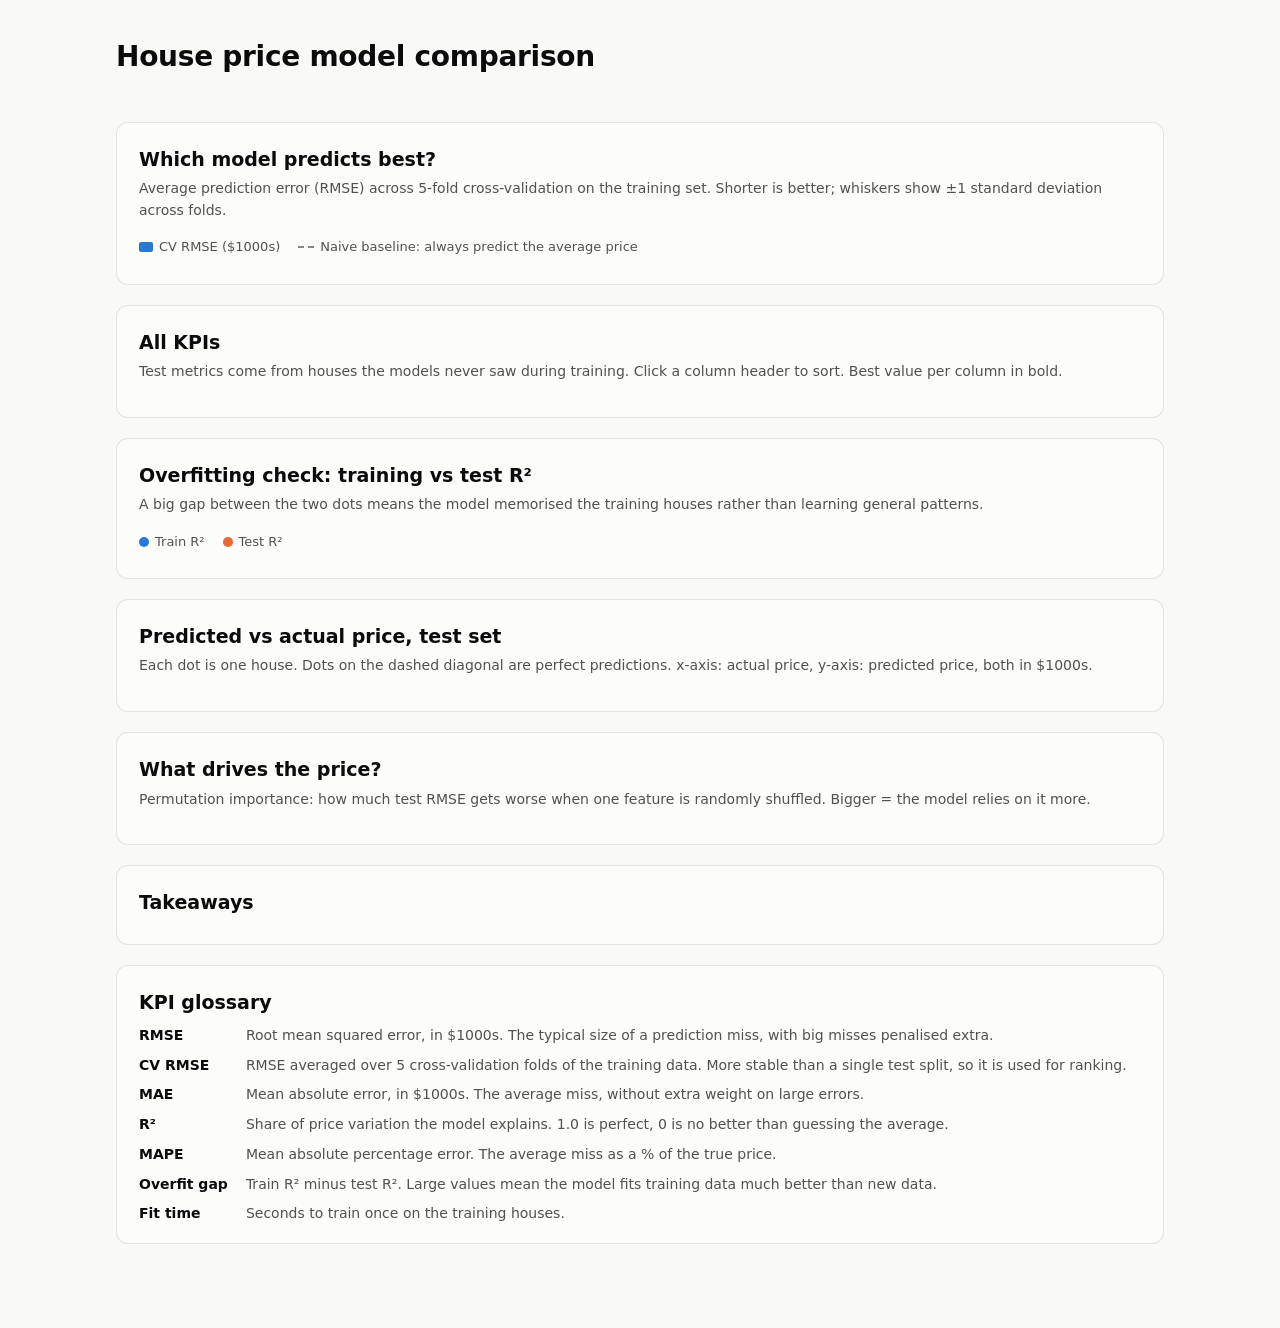
<file: report_template.html>
<!doctype html>
<html lang="en">
<head>
<meta charset="utf-8">
<meta name="viewport" content="width=device-width, initial-scale=1">
<title>House Price Models</title>
<style>
:root {
  color-scheme: light;
  --page: #f9f9f7;
  --surface: #fcfcfb;
  --ink: #0b0b0b;
  --ink-2: #52514e;
  --muted: #898781;
  --grid: #e1e0d9;
  --axis: #c3c2b7;
  --border: rgba(11,11,11,0.10);
  --s1: #2a78d6;
  --s2: #eb6834;
  --s1-wash: rgba(42,120,214,0.10);
  --good: #006300;
  --tag-bg: #f0efec;
}
@media (prefers-color-scheme: dark) {
  :root:where(:not([data-theme="light"])) {
    color-scheme: dark;
    --page: #0d0d0d; --surface: #1a1a19; --ink: #ffffff; --ink-2: #c3c2b7;
    --muted: #898781; --grid: #2c2c2a; --axis: #383835; --border: rgba(255,255,255,0.10);
    --s1: #3987e5; --s2: #d95926; --s1-wash: rgba(57,135,229,0.12); --good: #0ca30c; --tag-bg: #2c2c2a;
  }
}
:root[data-theme="dark"] {
  color-scheme: dark;
  --page: #0d0d0d; --surface: #1a1a19; --ink: #ffffff; --ink-2: #c3c2b7;
  --muted: #898781; --grid: #2c2c2a; --axis: #383835; --border: rgba(255,255,255,0.10);
  --s1: #3987e5; --s2: #d95926; --s1-wash: rgba(57,135,229,0.12); --good: #0ca30c; --tag-bg: #2c2c2a;
}
* { box-sizing: border-box; }
body {
  margin: 0; background: var(--page); color: var(--ink);
  font: 15px/1.55 system-ui, -apple-system, "Segoe UI", sans-serif;
}
main { max-width: 1080px; margin: 0 auto; padding: 40px 16px 64px; }
h1 { font-size: 28px; line-height: 1.2; margin: 0 0 6px; letter-spacing: -0.01em; }
h2 { font-size: 19px; margin: 0 0 4px; }
.lede { color: var(--ink-2); margin: 0 0 28px; max-width: 760px; }
.sub { color: var(--ink-2); margin: 0 0 16px; font-size: 14px; }
section.card {
  background: var(--surface); border: 1px solid var(--border); border-radius: 12px;
  padding: 22px 22px 18px; margin-bottom: 20px;
}
.tiles { display: grid; grid-template-columns: repeat(auto-fit, minmax(190px, 1fr)); gap: 12px; margin-bottom: 20px; }
.tile { background: var(--surface); border: 1px solid var(--border); border-radius: 12px; padding: 16px 18px; }
.tile .label { color: var(--ink-2); font-size: 13px; }
.tile .value { font-size: 30px; font-weight: 600; line-height: 1.2; margin-top: 4px; }
.tile .foot { color: var(--muted); font-size: 12.5px; margin-top: 2px; }
.tile .foot.good { color: var(--good); }
svg { display: block; width: 100%; height: auto; overflow: visible; }
svg text { fill: var(--muted); font-size: 12px; font-family: inherit; }
svg .lbl { fill: var(--ink-2); font-size: 13px; }
svg .val { fill: var(--ink); font-size: 12px; font-variant-numeric: tabular-nums; }
svg .grid { stroke: var(--grid); stroke-width: 1; }
svg .axis { stroke: var(--axis); stroke-width: 1; }
.legend { display: flex; gap: 18px; flex-wrap: wrap; font-size: 13px; color: var(--ink-2); margin: 0 0 8px; }
.legend i { display: inline-block; width: 10px; height: 10px; border-radius: 50%; margin-right: 6px; vertical-align: -1px; }
.legend i.bar { border-radius: 2px; width: 14px; }
.legend i.line { border-radius: 0; height: 0; width: 16px; border-top: 2px dashed var(--muted); vertical-align: 3px; }
.table-wrap { overflow-x: auto; }
table { width: 100%; border-collapse: collapse; font-size: 14px; font-variant-numeric: tabular-nums; }
th, td { padding: 9px 10px; text-align: right; border-bottom: 1px solid var(--grid); white-space: nowrap; }
th { color: var(--ink-2); font-weight: 600; font-size: 12.5px; cursor: pointer; user-select: none; }
th:hover { color: var(--ink); }
th:first-child, td:first-child { text-align: left; }
td.best { font-weight: 700; }
tbody tr:hover { background: var(--s1-wash); }
.tag { font-size: 11px; color: var(--ink-2); background: var(--tag-bg); border-radius: 4px; padding: 1px 6px; margin-left: 6px; }
.note { color: var(--muted); font-size: 12.5px; margin-top: 10px; }
.multiples { display: grid; grid-template-columns: repeat(auto-fill, minmax(230px, 1fr)); gap: 14px; }
.multiples figure { margin: 0; }
.multiples figcaption { font-size: 13px; color: var(--ink-2); margin-bottom: 2px; }
.multiples figcaption b { color: var(--ink); font-weight: 600; }
dl.glossary { display: grid; grid-template-columns: max-content 1fr; gap: 8px 18px; margin: 8px 0 0; font-size: 14px; }
dl.glossary dt { font-weight: 600; }
dl.glossary dd { margin: 0; color: var(--ink-2); }
ul.findings { margin: 8px 0 0; padding-left: 20px; color: var(--ink-2); }
ul.findings li { margin-bottom: 6px; }
ul.findings b { color: var(--ink); }
#tip {
  position: fixed; pointer-events: none; z-index: 10; opacity: 0; transition: opacity .1s;
  background: var(--surface); color: var(--ink); border: 1px solid var(--border);
  border-radius: 8px; padding: 8px 10px; font-size: 12.5px; line-height: 1.45;
  box-shadow: 0 4px 16px rgba(0,0,0,0.12); max-width: 260px;
}
#tip .t { font-weight: 600; margin-bottom: 2px; }
#tip .r { color: var(--ink-2); }
.hit { fill: transparent; cursor: default; }
@media (max-width: 600px) {
  h1 { font-size: 23px; }
  section.card { padding: 16px 14px; }
  dl.glossary { grid-template-columns: 1fr; gap: 2px; }
  dl.glossary dd { margin-bottom: 8px; }
}
</style>
</head>
<body>
<main>
  <h1>House price model comparison</h1>
  <p class="lede" id="lede"></p>

  <div class="tiles" id="tiles"></div>

  <section class="card">
    <h2>Which model predicts best?</h2>
    <p class="sub">Average prediction error (RMSE) across 5-fold cross-validation on the training set. Shorter is better; whiskers show ±1 standard deviation across folds.</p>
    <div class="legend"><span><i class="bar" style="background:var(--s1)"></i>CV RMSE ($1000s)</span><span><i class="line"></i>Naive baseline: always predict the average price</span></div>
    <div id="rank"></div>
  </section>

  <section class="card">
    <h2>All KPIs</h2>
    <p class="sub">Test metrics come from houses the models never saw during training. Click a column header to sort. Best value per column in bold.</p>
    <div class="table-wrap"><table id="kpi"></table></div>
  </section>

  <section class="card">
    <h2>Overfitting check: training vs test R²</h2>
    <p class="sub">A big gap between the two dots means the model memorised the training houses rather than learning general patterns.</p>
    <div class="legend"><span><i style="background:var(--s1)"></i>Train R²</span><span><i style="background:var(--s2)"></i>Test R²</span></div>
    <div id="gap"></div>
  </section>

  <section class="card">
    <h2>Predicted vs actual price, test set</h2>
    <p class="sub">Each dot is one house. Dots on the dashed diagonal are perfect predictions. x-axis: actual price, y-axis: predicted price, both in $1000s.</p>
    <div class="multiples" id="scatter"></div>
  </section>

  <section class="card">
    <h2 id="imp-title">What drives the price?</h2>
    <p class="sub">Permutation importance: how much test RMSE gets worse when one feature is randomly shuffled. Bigger = the model relies on it more.</p>
    <div id="imp"></div>
  </section>

  <section class="card">
    <h2>Takeaways</h2>
    <ul class="findings" id="findings"></ul>
  </section>

  <section class="card">
    <h2>KPI glossary</h2>
    <dl class="glossary">
      <dt>RMSE</dt><dd>Root mean squared error, in $1000s. The typical size of a prediction miss, with big misses penalised extra.</dd>
      <dt>CV RMSE</dt><dd>RMSE averaged over 5 cross-validation folds of the training data. More stable than a single test split, so it is used for ranking.</dd>
      <dt>MAE</dt><dd>Mean absolute error, in $1000s. The average miss, without extra weight on large errors.</dd>
      <dt>R²</dt><dd>Share of price variation the model explains. 1.0 is perfect, 0 is no better than guessing the average.</dd>
      <dt>MAPE</dt><dd>Mean absolute percentage error. The average miss as a % of the true price.</dd>
      <dt>Overfit gap</dt><dd>Train R² minus test R². Large values mean the model fits training data much better than new data.</dd>
      <dt>Fit time</dt><dd>Seconds to train once on the training houses.</dd>
    </dl>
  </section>
</main>
<div id="tip" role="tooltip"></div>

<script>
const DATA = /*__DATA__*/null;
const R = DATA.results;
const NS = "http://www.w3.org/2000/svg";
const fmt = (v, d = 2) => v.toFixed(d);

function el(tag, attrs = {}, parent) {
  const n = document.createElementNS(NS, tag);
  for (const k in attrs) n.setAttribute(k, attrs[k]);
  if (parent) parent.appendChild(n);
  return n;
}
function text(parent, x, y, s, attrs = {}) {
  const t = el("text", { x, y, ...attrs }, parent);
  t.textContent = s;
  return t;
}
function niceTicks(max, count = 5) {
  const raw = max / count, mag = Math.pow(10, Math.floor(Math.log10(raw)));
  const step = [1, 2, 2.5, 5, 10].map(m => m * mag).find(s => s >= raw);
  const out = [];
  for (let v = 0; v < max + step - 1e-9; v += step) out.push(+v.toFixed(6));
  return out;
}
// Horizontal bar: rounded data-end, square at the baseline
function hbarPath(x0, y, w, h, r = 4) {
  r = Math.min(r, w, h / 2);
  return `M${x0},${y} H${x0 + w - r} Q${x0 + w},${y} ${x0 + w},${y + r} V${y + h - r} Q${x0 + w},${y + h} ${x0 + w - r},${y + h} H${x0} Z`;
}

const tip = document.getElementById("tip");
function showTip(e, html) {
  tip.innerHTML = html;
  tip.style.opacity = 1;
  const pad = 14, w = tip.offsetWidth, h = tip.offsetHeight;
  let x = e.clientX + pad, y = e.clientY + pad;
  if (x + w > innerWidth - 8) x = e.clientX - w - pad;
  if (y + h > innerHeight - 8) y = e.clientY - h - pad;
  tip.style.left = x + "px"; tip.style.top = y + "px";
}
function hideTip() { tip.style.opacity = 0; }
function bindTip(node, html) {
  node.addEventListener("mousemove", e => showTip(e, html));
  node.addEventListener("mouseleave", hideTip);
}
const tipRow = (k, v) => `<div class="r">${k}: <b style="color:var(--ink)">${v}</b></div>`;

// ---------- Header & tiles ----------
const best = R[0], d = DATA.dataset;
const lin = R.find(r => r.model === "Linear Regression");
R.forEach(r => r.gap = r.train_r2 - r.test_r2);
document.getElementById("lede").textContent =
  `${R.length} regression models trained on the Boston Housing dataset (${d.rows} neighbourhoods, ${d.features} features) ` +
  `to predict the median home value (MEDV, in $1000s; range ${d.target_min}–${d.target_max}, mean ${fmt(d.target_mean, 1)}). ` +
  `${d.train_rows} houses used for training, ${d.test_rows} held out for testing. All models are intentionally small; ` +
  `the slowest trains in ${fmt(Math.max(...R.map(r => r.fit_seconds)), 1)} s.`;

const improvement = (1 - best.test_rmse / DATA.baseline_rmse) * 100;
const tiles = [
  { label: "Best model", value: best.model, foot: "Ranked by cross-validated RMSE", small: true },
  { label: "Test RMSE", value: "$" + fmt(best.test_rmse) + "k", foot: `${fmt(improvement, 0)}% lower than naive baseline ($${fmt(DATA.baseline_rmse)}k)`, good: true },
  { label: "Test R²", value: fmt(best.test_r2, 3), foot: `Linear regression: ${fmt(lin.test_r2, 3)}` },
  { label: "Test MAE", value: "$" + fmt(best.test_mae) + "k", foot: `Avg miss ≈ ${fmt(best.test_mape, 1)}% of price` },
];
document.getElementById("tiles").innerHTML = tiles.map(t => `
  <div class="tile"><div class="label">${t.label}</div>
  <div class="value" ${t.small ? 'style="font-size:22px;padding-top:6px"' : ""}>${t.value}</div>
  <div class="foot${t.good ? " good" : ""}">${t.foot}</div></div>`).join("");

// ---------- Ranking bar chart ----------
(function rank() {
  const W = 1000, rowH = 38, top = 8, left = 200, right = 90, H = top + R.length * rowH + 30;
  const svg = el("svg", { viewBox: `0 0 ${W} ${H}`, role: "img", "aria-label": "Bar chart of cross-validated RMSE by model" });
  const maxV = Math.max(DATA.baseline_rmse, ...R.map(r => r.cv_rmse_mean + r.cv_rmse_std)) * 1.05;
  const ticks = niceTicks(maxV);
  const xMax = ticks[ticks.length - 1], plotW = W - left - right;
  const x = v => left + v / xMax * plotW;
  const plotB = top + R.length * rowH;
  ticks.forEach(t => {
    el("line", { x1: x(t), x2: x(t), y1: top, y2: plotB, class: t === 0 ? "axis" : "grid" }, svg);
    text(svg, x(t), plotB + 18, t, { "text-anchor": "middle" });
  });
  R.forEach((r, i) => {
    const y = top + i * rowH, bh = 22, by = y + (rowH - bh) / 2, cy = y + rowH / 2;
    const lab = text(svg, left - 12, cy + 4, r.model, { "text-anchor": "end", class: "lbl" });
    if (i === 0) lab.setAttribute("font-weight", "600");
    el("path", { d: hbarPath(x(0), by, x(r.cv_rmse_mean) - x(0), bh), fill: "var(--s1)" }, svg);
    const lo = x(r.cv_rmse_mean - r.cv_rmse_std), hi = x(r.cv_rmse_mean + r.cv_rmse_std);
    el("line", { x1: lo, x2: hi, y1: cy, y2: cy, stroke: "var(--ink-2)", "stroke-width": 1.5 }, svg);
    [lo, hi].forEach(px => el("line", { x1: px, x2: px, y1: cy - 5, y2: cy + 5, stroke: "var(--ink-2)", "stroke-width": 1.5 }, svg));
    text(svg, hi + 8, cy + 4, fmt(r.cv_rmse_mean), { class: "val" });
    const hit = el("rect", { x: 0, y, width: W, height: rowH, class: "hit" }, svg);
    bindTip(hit, `<div class="t">${r.model}</div>` + tipRow("CV RMSE", `${fmt(r.cv_rmse_mean)} ± ${fmt(r.cv_rmse_std)}`) +
      tipRow("Test RMSE", fmt(r.test_rmse)) + tipRow("Test R²", fmt(r.test_r2, 3)) +
      `<div class="r" style="margin-top:4px">${r.note}</div>`);
  });
  const bx = x(DATA.baseline_rmse);
  el("line", { x1: bx, x2: bx, y1: top - 4, y2: plotB, stroke: "var(--muted)", "stroke-width": 1.5, "stroke-dasharray": "4 4" }, svg);
  text(svg, bx - 6, plotB - 8, `baseline ${fmt(DATA.baseline_rmse)}`, { "text-anchor": "end" });
  text(svg, left + plotW / 2, H, "RMSE ($1000s)", { "text-anchor": "middle" });
  document.getElementById("rank").appendChild(svg);
})();

// ---------- KPI table ----------
(function table() {
  const cols = [
    { k: "model", h: "Model", f: r => r.model + (r.requested ? "" : '<span class="tag">extra</span>') },
    { k: "cv_rmse_mean", h: "CV RMSE", f: r => `${fmt(r.cv_rmse_mean)} <span style="color:var(--muted)">± ${fmt(r.cv_rmse_std)}</span>`, low: true },
    { k: "test_rmse", h: "Test RMSE", low: true },
    { k: "test_mae", h: "Test MAE", low: true },
    { k: "test_r2", h: "Test R²", d: 3 },
    { k: "test_mape", h: "Test MAPE", f: r => fmt(r.test_mape, 1) + "%", low: true },
    { k: "train_r2", h: "Train R²", d: 3, nobest: true },
    { k: "gap", h: "Overfit gap", d: 3, low: true },
    { k: "fit_seconds", h: "Fit time (s)", d: 2, low: true },
  ];
  const bestVal = {};
  cols.slice(1).forEach(c => {
    if (c.nobest) return;
    const vals = R.map(r => r[c.k]);
    bestVal[c.k] = c.low ? Math.min(...vals) : Math.max(...vals);
  });
  let sortKey = "cv_rmse_mean", asc = true;
  const tbl = document.getElementById("kpi");
  function render() {
    const rows = [...R].sort((a, b) => {
      const av = a[sortKey], bv = b[sortKey];
      return (typeof av === "string" ? av.localeCompare(bv) : av - bv) * (asc ? 1 : -1);
    });
    tbl.innerHTML = "<thead><tr>" + cols.map(c =>
      `<th data-k="${c.k}">${c.h}${c.k === sortKey ? (asc ? " ▲" : " ▼") : ""}</th>`).join("") + "</tr></thead><tbody>" +
      rows.map(r => "<tr>" + cols.map(c => {
        const v = c.f ? c.f(r) : fmt(r[c.k], c.d ?? 2);
        const isBest = c.k in bestVal && r[c.k] === bestVal[c.k];
        return `<td class="${isBest ? "best" : ""}">${v}</td>`;
      }).join("") + "</tr>").join("") + "</tbody>";
    tbl.querySelectorAll("th").forEach(th => th.onclick = () => {
      const k = th.dataset.k;
      asc = sortKey === k ? !asc : !(k === "test_r2" || k === "train_r2");
      sortKey = k; render();
    });
  }
  render();
})();

// ---------- Train vs test R² dumbbell ----------
(function gap() {
  const W = 1000, rowH = 34, top = 8, left = 200, right = 30, H = top + R.length * rowH + 30;
  const svg = el("svg", { viewBox: `0 0 ${W} ${H}`, role: "img", "aria-label": "Train versus test R squared per model" });
  const lo = Math.max(0, Math.floor(Math.min(...R.map(r => r.test_r2)) * 10) / 10 - 0.1), hi = 1;
  const plotW = W - left - right, x = v => left + (v - lo) / (hi - lo) * plotW;
  const plotB = top + R.length * rowH;
  for (let t = lo; t <= hi + 1e-9; t += 0.1) {
    el("line", { x1: x(t), x2: x(t), y1: top, y2: plotB, class: "grid" }, svg);
    text(svg, x(t), plotB + 18, t.toFixed(1), { "text-anchor": "middle" });
  }
  R.forEach((r, i) => {
    const cy = top + i * rowH + rowH / 2;
    text(svg, left - 12, cy + 4, r.model, { "text-anchor": "end", class: "lbl" });
    el("line", { x1: x(r.test_r2), x2: x(r.train_r2), y1: cy, y2: cy, stroke: "var(--axis)", "stroke-width": 2 }, svg);
    el("circle", { cx: x(r.train_r2), cy, r: 6, fill: "var(--s1)", stroke: "var(--surface)", "stroke-width": 2 }, svg);
    el("circle", { cx: x(r.test_r2), cy, r: 6, fill: "var(--s2)", stroke: "var(--surface)", "stroke-width": 2 }, svg);
    const hit = el("rect", { x: 0, y: cy - rowH / 2, width: W, height: rowH, class: "hit" }, svg);
    bindTip(hit, `<div class="t">${r.model}</div>` + tipRow("Train R²", fmt(r.train_r2, 3)) +
      tipRow("Test R²", fmt(r.test_r2, 3)) + tipRow("Gap", fmt(r.gap, 3)));
  });
  text(svg, left + plotW / 2, H, "R²", { "text-anchor": "middle" });
  document.getElementById("gap").appendChild(svg);
})();

// ---------- Predicted vs actual small multiples ----------
(function scatter() {
  const wrap = document.getElementById("scatter");
  const all = R.flatMap(r => r.predictions.flat());
  const lo = 0, hi = Math.ceil(Math.max(...all) / 10) * 10;
  const S = 260, m = { l: 32, r: 8, t: 8, b: 26 }, pw = S - m.l - m.r, ph = S - m.t - m.b;
  const sx = v => m.l + (v - lo) / (hi - lo) * pw, sy = v => m.t + ph - (v - lo) / (hi - lo) * ph;
  R.forEach(r => {
    const fig = document.createElement("figure");
    fig.innerHTML = `<figcaption><b>${r.model}</b> · RMSE ${fmt(r.test_rmse)} · R² ${fmt(r.test_r2, 3)}</figcaption>`;
    const svg = el("svg", { viewBox: `0 0 ${S} ${S}`, role: "img", "aria-label": `${r.model} predicted versus actual` });
    for (let t = lo; t <= hi; t += 10) {
      el("line", { x1: sx(t), x2: sx(t), y1: m.t, y2: m.t + ph, class: "grid" }, svg);
      el("line", { x1: m.l, x2: m.l + pw, y1: sy(t), y2: sy(t), class: "grid" }, svg);
      text(svg, sx(t), S - 10, t, { "text-anchor": "middle", "font-size": 10 });
      text(svg, m.l - 5, sy(t) + 3, t, { "text-anchor": "end", "font-size": 10 });
    }
    el("line", { x1: sx(lo), y1: sy(lo), x2: sx(hi), y2: sy(hi), stroke: "var(--muted)", "stroke-width": 1, "stroke-dasharray": "4 4" }, svg);
    r.predictions.forEach(([a, p]) => {
      el("circle", { cx: sx(a), cy: sy(p), r: 4, fill: "var(--s1)", "fill-opacity": 0.75, stroke: "var(--surface)", "stroke-width": 1.5 }, svg);
      const hit = el("circle", { cx: sx(a), cy: sy(p), r: 8, class: "hit" }, svg);
      bindTip(hit, `<div class="t">${r.model}</div>` + tipRow("Actual", "$" + fmt(a, 1) + "k") +
        tipRow("Predicted", "$" + fmt(p, 1) + "k") + tipRow("Error", (p - a >= 0 ? "+" : "") + fmt(p - a, 1) + "k"));
    });
    fig.appendChild(svg);
    wrap.appendChild(fig);
  });
})();

// ---------- Feature importance ----------
(function imp() {
  document.getElementById("imp-title").textContent = `What drives the price? (${DATA.best_model})`;
  const I = DATA.importance;
  const W = 1000, rowH = 30, top = 4, left = 330, right = 70, H = top + I.length * rowH + 30;
  const svg = el("svg", { viewBox: `0 0 ${W} ${H}`, role: "img", "aria-label": "Permutation feature importance" });
  const maxV = Math.max(...I.map(f => f.mean)) * 1.05;
  const ticks = niceTicks(maxV), xMax = ticks[ticks.length - 1], plotW = W - left - right;
  const x = v => left + Math.max(0, v) / xMax * plotW, plotB = top + I.length * rowH;
  ticks.forEach(t => {
    el("line", { x1: x(t), x2: x(t), y1: top, y2: plotB, class: t === 0 ? "axis" : "grid" }, svg);
    text(svg, x(t), plotB + 18, t, { "text-anchor": "middle" });
  });
  I.forEach((f, i) => {
    const y = top + i * rowH, bh = 18, cy = y + rowH / 2;
    text(svg, left - 12, cy + 4, `${f.feature} · ${f.description}`, { "text-anchor": "end", class: "lbl" });
    const w = x(f.mean) - x(0);
    if (w > 0.5) el("path", { d: hbarPath(x(0), cy - bh / 2, w, bh), fill: "var(--s1)" }, svg);
    text(svg, x(f.mean) + 8, cy + 4, fmt(Math.max(f.mean, 0)), { class: "val" });
    const hit = el("rect", { x: 0, y, width: W, height: rowH, class: "hit" }, svg);
    bindTip(hit, `<div class="t">${f.feature}</div><div class="r">${f.description}</div>` +
      tipRow("RMSE increase when shuffled", `${fmt(f.mean)} ± ${fmt(f.std)}`));
  });
  text(svg, left + plotW / 2, H, "Increase in test RMSE ($1000s)", { "text-anchor": "middle" });
  document.getElementById("imp").appendChild(svg);
})();

// ---------- Takeaways ----------
(function findings() {
  const top2 = DATA.importance.slice(0, 2).map(f => `<b>${f.feature}</b> (${f.description.toLowerCase()})`);
  const mostOverfit = [...R].sort((a, b) => b.gap - a.gap)[0];
  const items = [
    `<b>${best.model} is the best model</b>: CV RMSE ${fmt(best.cv_rmse_mean)} and test RMSE ${fmt(best.test_rmse)}, so predictions are typically off by about $${Math.round(best.test_rmse * 1000).toLocaleString()} on a mean price of $${Math.round(d.target_mean * 1000).toLocaleString()}.`,
    `<b>Tree ensembles dominate.</b> XGBoost, LightGBM, Random Forest and the stacking ensemble form the top group; their CV error bars overlap, so the differences between them are small relative to fold-to-fold noise.`,
    `<b>Linear regression is the weakest</b> (test R² ${fmt(lin.test_r2, 3)}) because price relates non-linearly to rooms and % lower-status population. It still clearly beats the naive baseline and is the easiest model to explain.`,
    `<b>The neural network and SVR land in the middle.</b> With only ${d.train_rows} training houses, there is not enough data for a neural net to beat boosted trees.`,
    `<b>${mostOverfit.model} has the largest overfit gap</b> (${fmt(mostOverfit.gap, 3)}). A gap is acceptable as long as test error stays low, which is the case for the tree ensembles.`,
    `<b>Top drivers:</b> ${top2.join(" and ")} matter far more than any other feature.`,
    `<b>Caveats:</b> the test set is only ${d.test_rows} houses, so single-split numbers are noisy (that is why ranking uses CV). ${d.capped_at_50} houses are capped at $50k in the source data. Hyperparameters were set by hand, not tuned. Feature B encodes a racial demographic proxy and should be dropped for any real-world use.`,
  ];
  document.getElementById("findings").innerHTML = items.map(i => `<li>${i}</li>`).join("");
})();
</script>
</body>
</html>
</file>
<file: course/css/style.css>
:root {
  color-scheme: light;
  --page: #f9f9f7;
  --surface: #fcfcfb;
  --surface-2: #f0efec;
  --ink: #0b0b0b;
  --ink-2: #52514e;
  --muted: #898781;
  --grid: #e1e0d9;
  --axis: #c3c2b7;
  --border: rgba(11, 11, 11, 0.10);
  --accent: #2a78d6;
  --accent-soft: #cde2fb;
  --series-1: #2a78d6;
  --neg: #e34948;
  --pos: #2a78d6;
  --good: #006300;
  --bad: #d03b3b;
  --code-bg: #f0efec;
}
@media (prefers-color-scheme: dark) {
  :root:not([data-theme="light"]) {
    color-scheme: dark;
    --page: #0d0d0d;
    --surface: #1a1a19;
    --surface-2: #262624;
    --ink: #ffffff;
    --ink-2: #c3c2b7;
    --muted: #898781;
    --grid: #2c2c2a;
    --axis: #383835;
    --border: rgba(255, 255, 255, 0.10);
    --accent: #3987e5;
    --accent-soft: #184f95;
    --series-1: #3987e5;
    --neg: #e66767;
    --pos: #3987e5;
    --good: #0ca30c;
    --bad: #e66767;
    --code-bg: #262624;
  }
}
:root[data-theme="dark"] {
  color-scheme: dark;
  --page: #0d0d0d;
  --surface: #1a1a19;
  --surface-2: #262624;
  --ink: #ffffff;
  --ink-2: #c3c2b7;
  --muted: #898781;
  --grid: #2c2c2a;
  --axis: #383835;
  --border: rgba(255, 255, 255, 0.10);
  --accent: #3987e5;
  --accent-soft: #184f95;
  --series-1: #3987e5;
  --neg: #e66767;
  --pos: #3987e5;
  --good: #0ca30c;
  --bad: #e66767;
  --code-bg: #262624;
}

* { box-sizing: border-box; }
html { scroll-behavior: smooth; }
body {
  margin: 0;
  background: var(--page);
  color: var(--ink);
  font: 16px/1.6 system-ui, -apple-system, "Segoe UI", sans-serif;
}

/* ---------- layout ---------- */
.layout { display: grid; grid-template-columns: 260px 1fr; min-height: 100vh; }
.sidebar {
  position: sticky; top: 0; height: 100vh; overflow-y: auto;
  border-right: 1px solid var(--border); background: var(--surface);
  padding: 24px 16px;
}
.sidebar h1 { font-size: 15px; margin: 0 0 4px; }
.sidebar .sub { color: var(--muted); font-size: 13px; margin: 0 0 20px; }
.toc { list-style: none; padding: 0; margin: 0; counter-reset: lesson; }
.toc li { counter-increment: lesson; }
.toc a {
  display: flex; gap: 10px; align-items: baseline;
  padding: 8px 10px; border-radius: 8px;
  color: var(--ink-2); text-decoration: none; font-size: 14px;
}
.toc a::before { content: counter(lesson); color: var(--muted); font-variant-numeric: tabular-nums; width: 14px; }
.toc a:hover { background: var(--surface-2); }
.toc a.active { background: var(--accent-soft); color: var(--ink); font-weight: 600; }
.progress { height: 4px; background: var(--grid); border-radius: 2px; margin: 20px 10px 6px; overflow: hidden; }
.progress > div { height: 100%; width: 0; background: var(--accent); transition: width .2s; }
.progress-label { font-size: 12px; color: var(--muted); margin: 0 10px; }
.theme-btn {
  margin: 20px 10px 0; font: inherit; font-size: 13px; padding: 6px 10px;
  border-radius: 8px; border: 1px solid var(--border); background: var(--surface); color: var(--ink-2); cursor: pointer;
}

main { padding: 48px 56px 120px; max-width: 860px; min-width: 0; }
section.lesson { padding-top: 24px; margin-bottom: 72px; scroll-margin-top: 16px; }
.eyebrow { color: var(--accent); font-size: 13px; font-weight: 600; letter-spacing: .04em; text-transform: uppercase; margin: 0; }
h2 { font-size: 30px; line-height: 1.2; margin: 6px 0 16px; }
h3 { font-size: 19px; margin: 32px 0 8px; }
p, li { color: var(--ink-2); }
strong { color: var(--ink); }
a { color: var(--accent); }

/* ---------- components ---------- */
.callout {
  border-left: 3px solid var(--accent); background: var(--surface);
  padding: 14px 18px; border-radius: 0 10px 10px 0; margin: 20px 0;
  border-top: 1px solid var(--border); border-right: 1px solid var(--border); border-bottom: 1px solid var(--border);
}
.callout p { margin: 0; }
.callout.warn { border-left-color: var(--bad); }

.cards { display: grid; grid-template-columns: repeat(auto-fit, minmax(180px, 1fr)); gap: 12px; margin: 20px 0; }
.card {
  background: var(--surface); border: 1px solid var(--border); border-radius: 12px; padding: 16px;
}
.card .k { font-size: 13px; color: var(--muted); margin: 0; }
.card .v { font-size: 26px; font-weight: 650; color: var(--ink); margin: 2px 0 0; }
.card .d { font-size: 13px; margin: 4px 0 0; }
.card h4 { margin: 0 0 6px; font-size: 15px; }
.card p { margin: 0; font-size: 14px; }

pre {
  background: var(--code-bg); border: 1px solid var(--border); border-radius: 10px;
  padding: 14px 16px; overflow-x: auto; font-size: 13.5px; line-height: 1.5;
}
code { font-family: ui-monospace, "SF Mono", Menlo, monospace; font-size: .92em; }
p code, li code { background: var(--code-bg); padding: 1px 5px; border-radius: 4px; }

.table-wrap { overflow-x: auto; border: 1px solid var(--border); border-radius: 10px; margin: 16px 0; background: var(--surface); }
table { border-collapse: collapse; width: 100%; font-size: 13.5px; }
th, td { padding: 8px 12px; text-align: left; border-bottom: 1px solid var(--grid); white-space: nowrap; }
th { color: var(--muted); font-weight: 600; font-size: 12px; text-transform: uppercase; letter-spacing: .03em; }
td.num, th.num { text-align: right; font-variant-numeric: tabular-nums; }
tr:last-child td { border-bottom: 0; }
td.flag { color: var(--bad); font-weight: 600; }

/* ---------- charts ---------- */
.figure {
  background: var(--surface); border: 1px solid var(--border); border-radius: 12px;
  padding: 16px 16px 8px; margin: 20px 0; position: relative;
}
.figure-title { font-size: 15px; font-weight: 600; color: var(--ink); margin: 0; }
.figure-sub { font-size: 13px; color: var(--muted); margin: 2px 0 8px; }
.figure svg { display: block; width: 100%; height: auto; overflow: visible; }
.figure .controls { display: flex; gap: 6px; flex-wrap: wrap; margin: 8px 0; }
.chip {
  font: inherit; font-size: 13px; padding: 4px 10px; border-radius: 999px; cursor: pointer;
  border: 1px solid var(--border); background: var(--surface); color: var(--ink-2);
}
.chip[aria-pressed="true"] { background: var(--ink); color: var(--surface); border-color: var(--ink); }
.axis text, .tick text { fill: var(--muted); font-size: 11px; font-variant-numeric: tabular-nums; }
.gridline { stroke: var(--grid); stroke-width: 1; }
.baseline { stroke: var(--axis); stroke-width: 1; }
.axis-label { fill: var(--ink-2); font-size: 12px; }
.annot { fill: var(--ink-2); font-size: 11.5px; }
.annot-line { stroke: var(--ink-2); stroke-width: 1; stroke-dasharray: 3 3; }
.bar { fill: var(--series-1); }
.bar.hl { fill: var(--neg); }
.bar.pos { fill: var(--pos); }
.bar.neg { fill: var(--neg); }
.hit { fill: transparent; cursor: default; }
.hit:hover + .bar, .bar.hover { opacity: .75; }
.dot { fill: var(--series-1); fill-opacity: .55; stroke: var(--surface); stroke-width: 1; }
.dot.capped { fill: var(--neg); fill-opacity: .9; }
.trend { stroke: var(--ink); stroke-width: 2; fill: none; stroke-dasharray: 5 4; }
.box { fill: var(--accent-soft); stroke: var(--series-1); stroke-width: 1.5; }
.whisker { stroke: var(--series-1); stroke-width: 1.5; }
.median { stroke: var(--ink); stroke-width: 2; }
.outlier { fill: var(--neg); fill-opacity: .7; }

.tooltip {
  position: absolute; pointer-events: none; z-index: 5;
  background: var(--ink); color: var(--surface);
  font-size: 12.5px; line-height: 1.4; padding: 6px 9px; border-radius: 6px;
  white-space: nowrap; opacity: 0; transition: opacity .08s;
  font-variant-numeric: tabular-nums;
}
.tooltip.show { opacity: 1; }

/* ---------- quiz ---------- */
.quiz { background: var(--surface); border: 1px solid var(--border); border-radius: 12px; padding: 18px; margin: 16px 0; }
.quiz .q { font-weight: 600; color: var(--ink); margin: 0 0 10px; }
.quiz button.opt {
  display: block; width: 100%; text-align: left; font: inherit; font-size: 14.5px;
  padding: 9px 12px; margin: 6px 0; border-radius: 8px; cursor: pointer;
  border: 1px solid var(--border); background: var(--page); color: var(--ink);
}
.quiz button.opt:hover:not(:disabled) { border-color: var(--accent); }
.quiz button.opt.right { border-color: var(--good); box-shadow: inset 3px 0 0 var(--good); }
.quiz button.opt.wrong { border-color: var(--bad); box-shadow: inset 3px 0 0 var(--bad); }
.quiz .why { font-size: 14px; margin: 10px 0 0; display: none; }
.quiz .why.show { display: block; }
.score { font-weight: 600; color: var(--ink); }

/* ---------- checklist ---------- */
.checklist { list-style: none; padding: 0; }
.checklist li { margin: 8px 0; }
.checklist label { display: flex; gap: 10px; align-items: flex-start; cursor: pointer; color: var(--ink-2); }
.checklist input { margin-top: 5px; accent-color: var(--accent); }

.next {
  display: inline-block; margin-top: 12px; font-size: 14px; font-weight: 600; text-decoration: none;
}

/* ---------- mobile ---------- */
@media (max-width: 820px) {
  .layout { grid-template-columns: 1fr; }
  .sidebar { position: static; height: auto; border-right: 0; border-bottom: 1px solid var(--border); padding: 16px; }
  .toc { display: flex; overflow-x: auto; gap: 4px; }
  .toc a { white-space: nowrap; }
  .progress, .progress-label, .theme-btn { display: none; }
  main { padding: 24px 16px 80px; }
  h2 { font-size: 24px; }
}
</file>
